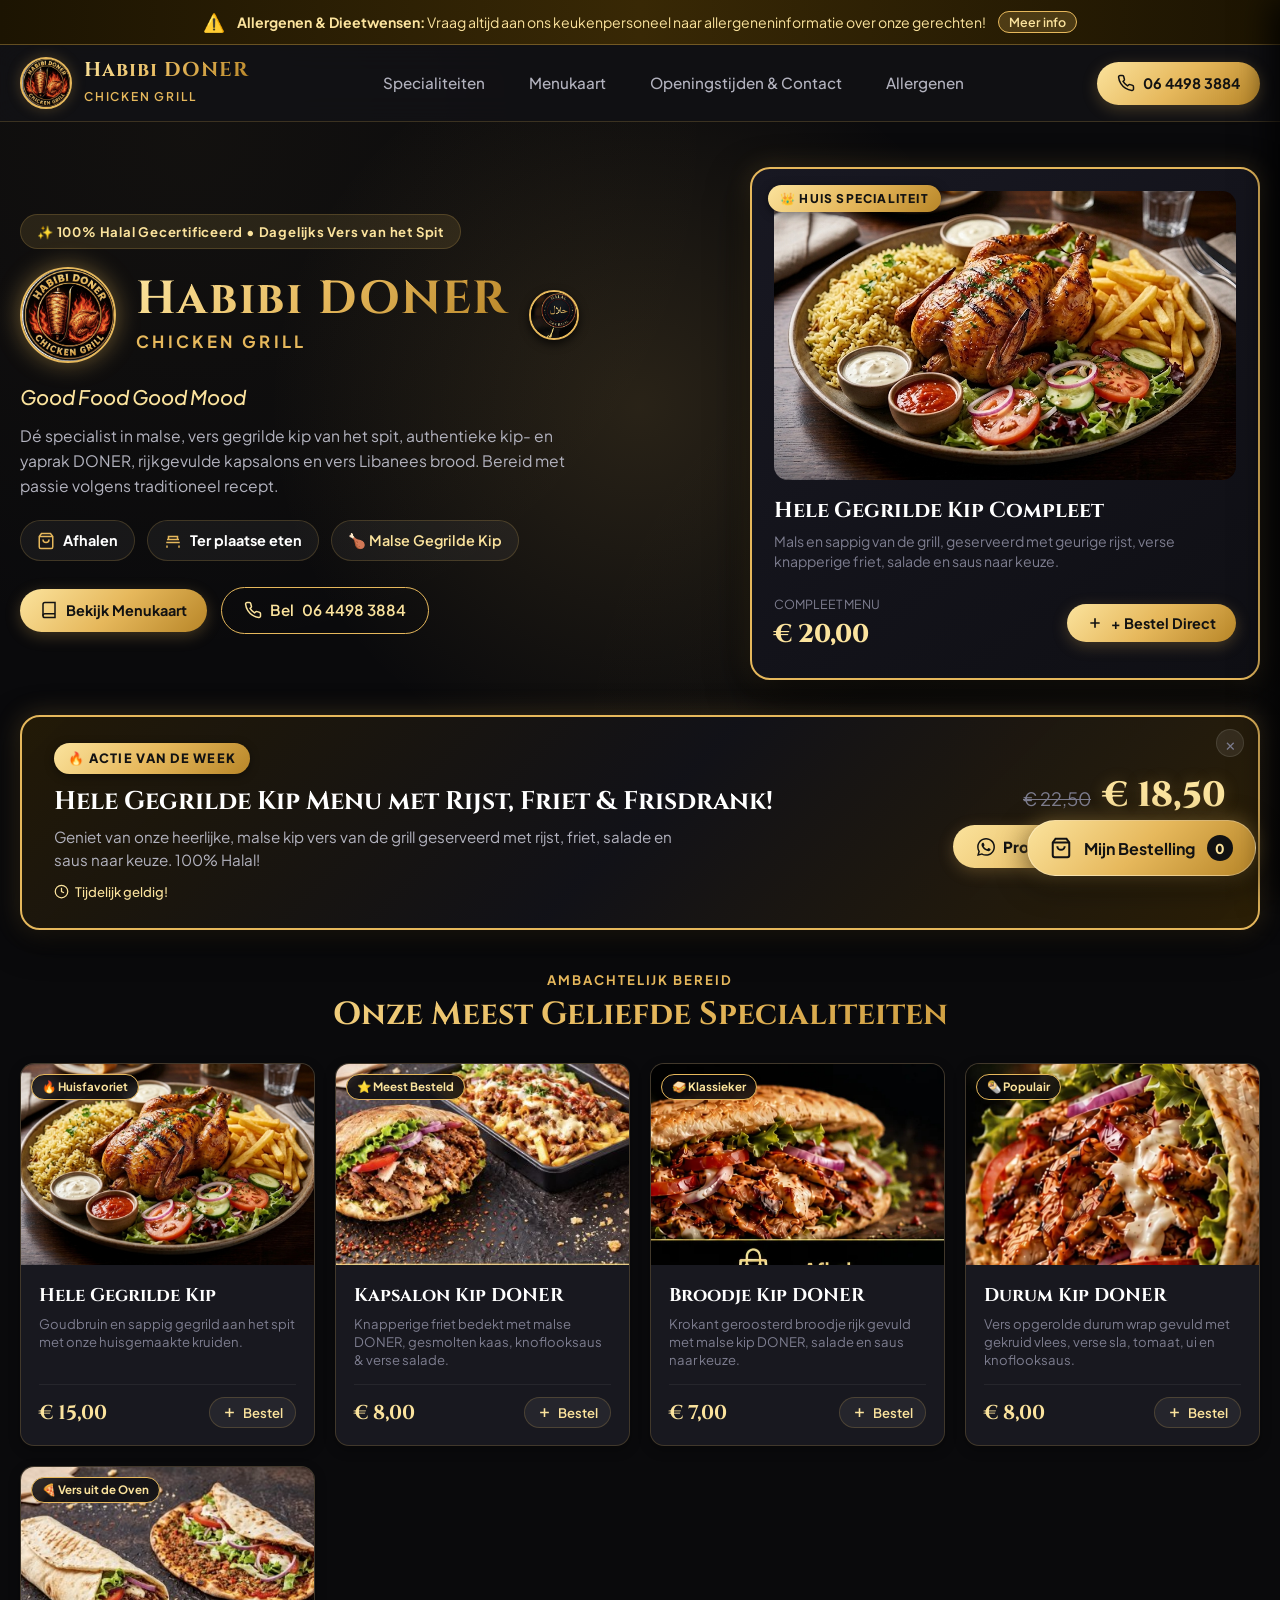
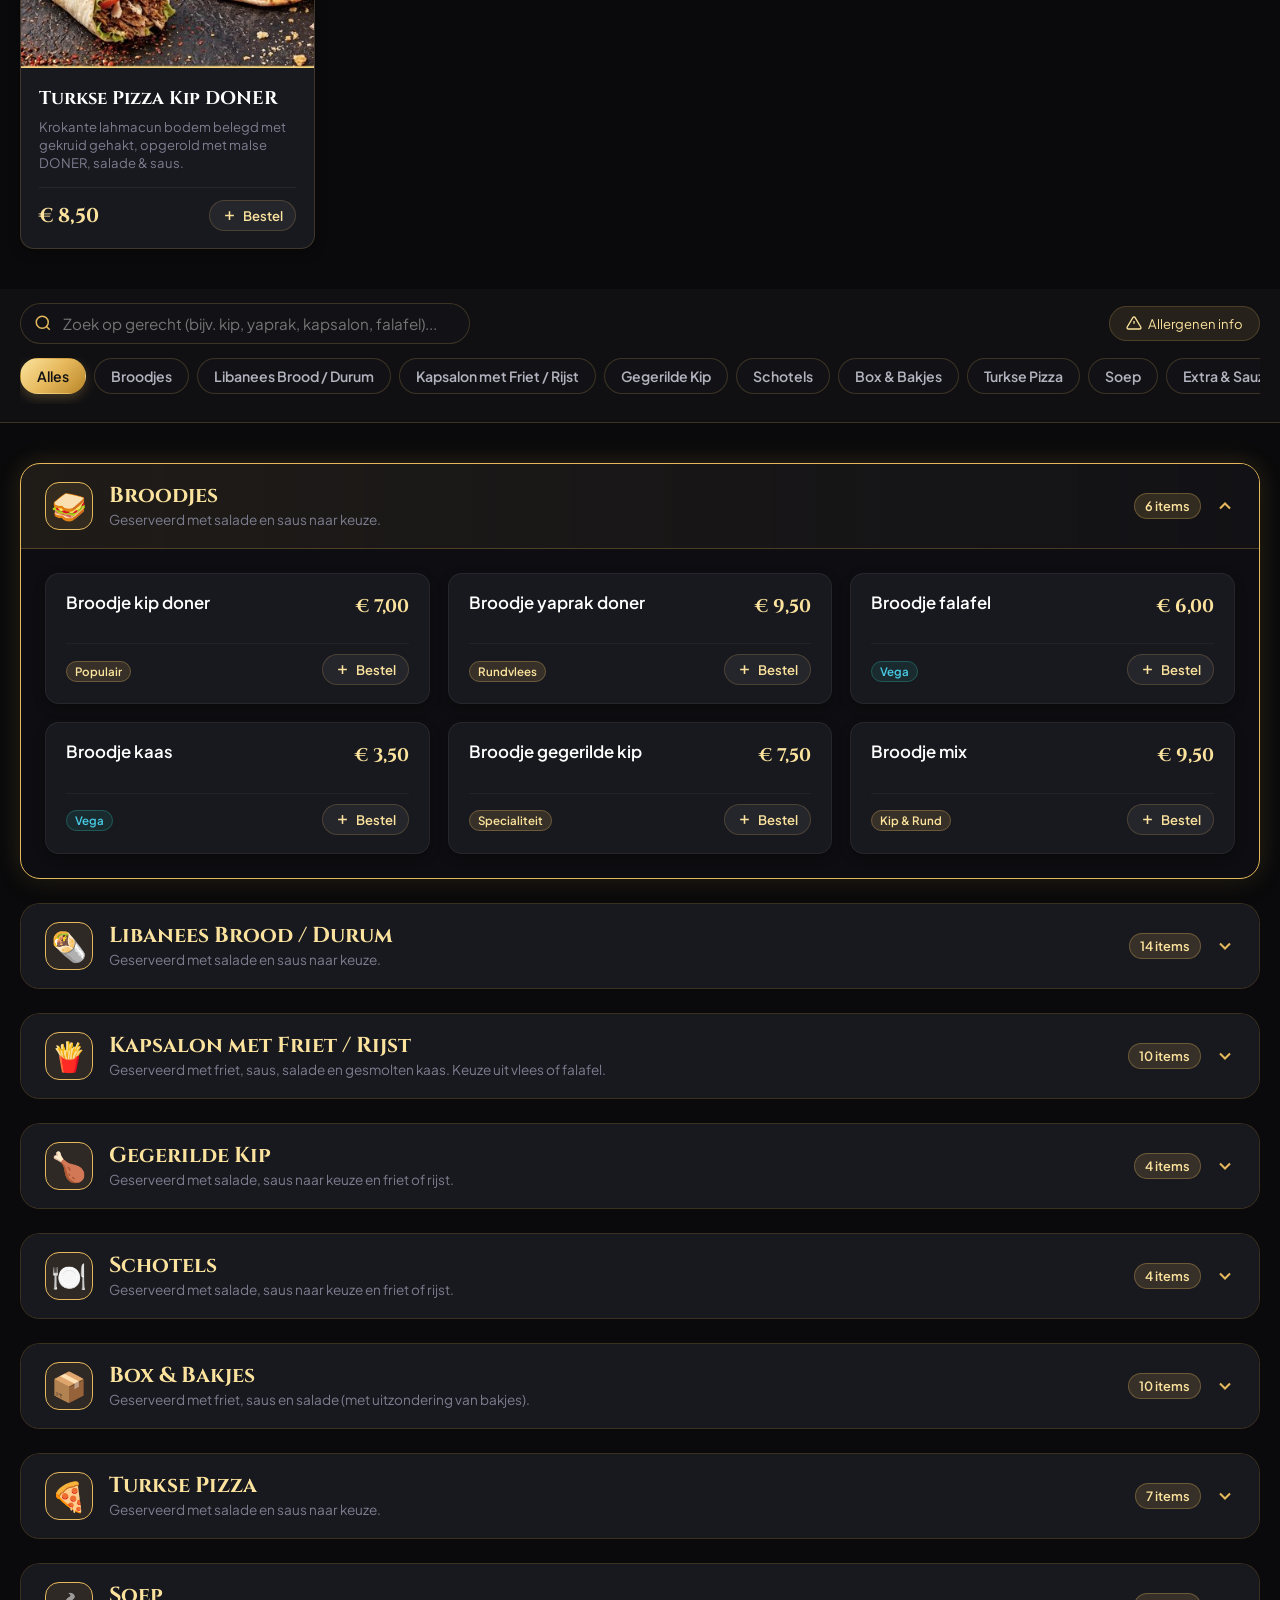
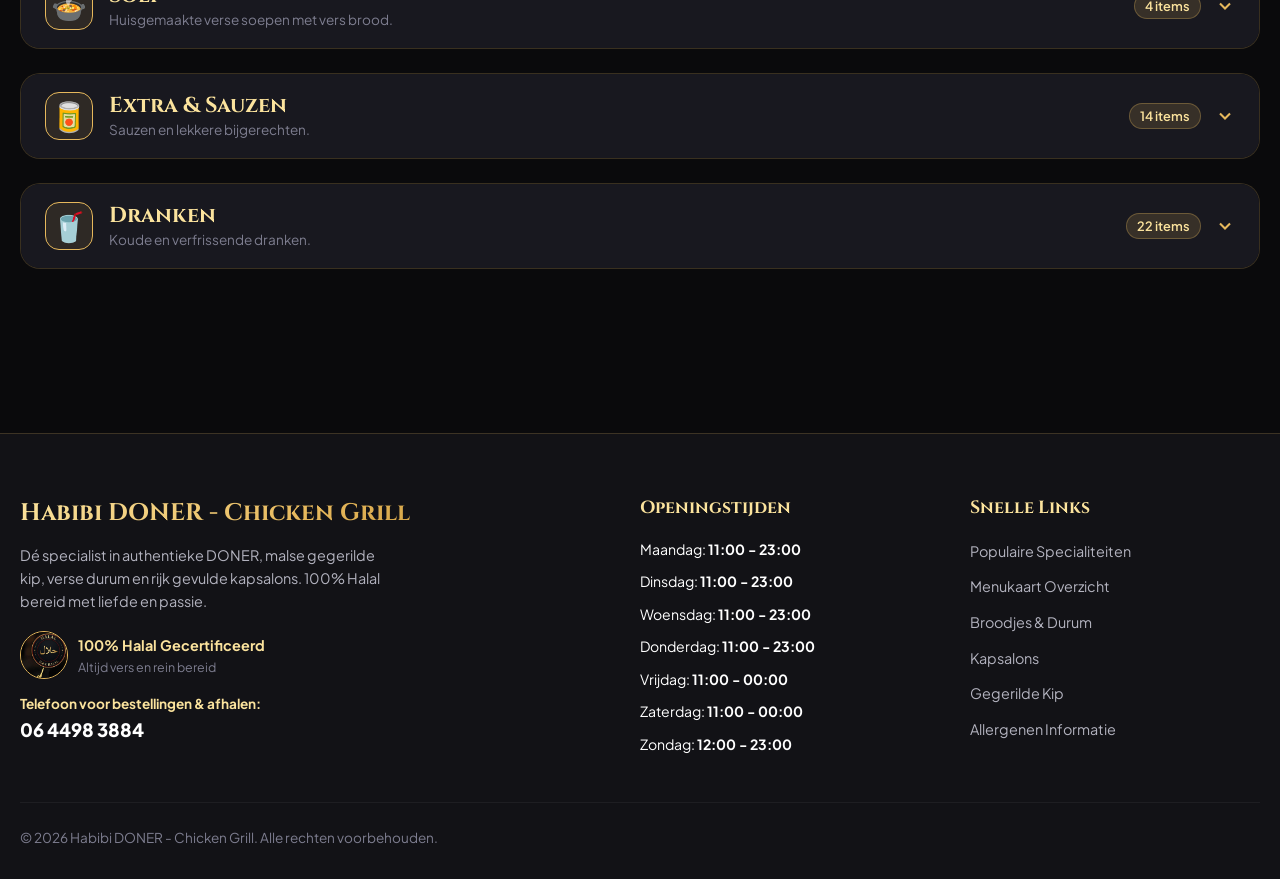
<file: index.html>
<!DOCTYPE html>
<html lang="nl">

<head>
  <meta charset="UTF-8">
  <meta name="viewport" content="width=device-width, initial-scale=1.0, maximum-scale=5.0">
  <title>Habibi DONER - Chicken Grill | Good Food Good Mood</title>
  <meta name="description"
    content="Welkom bij Habibi DONER - Chicken Grill. Geniet van onze heerlijke broodjes, durum, kapsalons, gegrilde kip, schotels, soepen en dranken. 100% Halal. Afhalen en ter plaatse eten.">
  <meta name="theme-color" content="#0a0a0c">

  <!-- Favicon -->
  <link rel="icon" type="image/png" href="assets/images/logo.png">

  <!-- Google Fonts -->
  <link rel="preconnect" href="https://fonts.googleapis.com">
  <link rel="preconnect" href="https://fonts.gstatic.com" crossorigin>
  <link
    href="https://fonts.googleapis.com/css2?family=Cinzel:wght@600;700;800;900&family=Plus+Jakarta+Sans:wght@400;500;600;700;800&display=swap"
    rel="stylesheet">

  <!-- Stylesheet -->
  <link rel="stylesheet" href="assets/css/style.css?v=2">
</head>

<body>

  <!-- ==========================================
       TOP ALLERGEN & ANNOUNCEMENT BAR
       ========================================== -->
  <div class="top-notice-bar" role="alert">
    <div class="notice-inner">
      <span class="notice-icon">⚠️</span>
      <span><strong>Allergenen & Dieetwensen:</strong> Vraag altijd aan ons keukenpersoneel naar allergeneninformatie
        over onze gerechten!</span>
      <button class="notice-btn allergen-trigger-btn" type="button">Meer info</button>
    </div>
  </div>

  <!-- ==========================================
       SITE HEADER & NAVIGATION
       ========================================== -->
  <header class="site-header">
    <div class="navbar">
      <!-- Brand / Logo -->
      <a href="#home" class="brand-link" aria-label="Habibi DONER Home">
        <img src="assets/images/logo.png" alt="Habibi DONER - Chicken Grill Logo" class="brand-logo-img">
        <div class="brand-text">
          <h1>Habibi DONER</h1>
          <span>Chicken Grill</span>
        </div>
      </a>

      <!-- Desktop Nav -->
      <nav aria-label="Hoofdnavigatie">
        <ul class="nav-links">
          <li><a href="#specialiteiten" class="nav-link">Specialiteiten</a></li>
          <li><a href="#menu" class="nav-link">Menukaart</a></li>
          <li><a href="#contact" class="nav-link">Openingstijden & Contact</a></li>
          <li><a href="#" class="nav-link allergen-trigger-btn">Allergenen</a></li>
        </ul>
      </nav>

      <!-- Nav Actions -->
      <div class="nav-actions">
        <a href="tel:0644983884" class="btn-gold dyn-phone-link" title="Bel restaurant">
          <svg width="18" height="18" viewBox="0 0 24 24" fill="none" stroke="currentColor" stroke-width="2">
            <path
              d="M22 16.92v3a2 2 0 0 1-2.18 2 19.79 19.79 0 0 1-8.63-3.07 19.5 19.5 0 0 1-6-6 19.79 19.79 0 0 1-3.07-8.67A2 2 0 0 1 4.11 2h3a2 2 0 0 1 2 1.72 12.84 12.84 0 0 0 .7 2.81 2 2 0 0 1-.45 2.11L8.09 9.91a16 16 0 0 0 6 6l1.27-1.27a2 2 0 0 1 2.11-.45 12.84 12.84 0 0 0 2.81.7A2 2 0 0 1 22 16.92z" />
          </svg>
          <span class="dyn-phone">06 4498 3884</span>
        </a>

        <!-- Mobile Hamburger Button -->
        <button class="hamburger-btn" id="mobileMenuBtn" aria-label="Menu openen" aria-expanded="false">
          <span class="hamburger-line line-1"></span>
          <span class="hamburger-line line-2"></span>
          <span class="hamburger-line line-3"></span>
        </button>
      </div>
    </div>

    <!-- Mobile Dropdown Menu -->
    <div class="mobile-dropdown" id="mobileDropdown">
      <ul class="mobile-nav-list">
        <li class="mobile-nav-item">
          <a href="#specialiteiten">
            <span>⭐ Onze Specialiteiten</span>
            <span>→</span>
          </a>
        </li>
        <li class="mobile-nav-item">
          <a href="#menu">
            <span>📖 Menukaart (Alle Gerechten)</span>
            <span>→</span>
          </a>
        </li>
        <li class="mobile-nav-item">
          <a href="#cat-broodjes" data-open-cat="broodjes">
            <span>🥪 Broodjes</span>
            <span>→</span>
          </a>
        </li>
        <li class="mobile-nav-item">
          <a href="#cat-durum" data-open-cat="durum">
            <span>🌯 Libanees Brood & Wraps / Durum</span>
            <span>→</span>
          </a>
        </li>
        <li class="mobile-nav-item">
          <a href="#cat-kapsalon" data-open-cat="kapsalon">
            <span>🍟 Kapsalons</span>
            <span>→</span>
          </a>
        </li>
        <li class="mobile-nav-item">
          <a href="#cat-kip" data-open-cat="kip">
            <span>🍗 Gegrilde Kip</span>
            <span>→</span>
          </a>
        </li>
        <li class="mobile-nav-item">
          <a href="#cat-schotels" data-open-cat="schotels">
            <span>🍽️ Schotels</span>
            <span>→</span>
          </a>
        </li>
        <li class="mobile-nav-item">
          <a href="#cat-box" data-open-cat="box">
            <span>📦 Box & Bakjes</span>
            <span>→</span>
          </a>
        </li>
        <li class="mobile-nav-item">
          <a href="#cat-pizza" data-open-cat="pizza">
            <span>🍕 Turkse Pizza</span>
            <span>→</span>
          </a>
        </li>
        <li class="mobile-nav-item">
          <a href="#cat-soep" data-open-cat="soep">
            <span>🍲 Huisgemaakte Soepen</span>
            <span>→</span>
          </a>
        </li>
        <li class="mobile-nav-item">
          <a href="#cat-extra" data-open-cat="extra">
            <span>🥫 Extra's & Sauzen</span>
            <span>→</span>
          </a>
        </li>
        <li class="mobile-nav-item">
          <a href="#cat-dranken" data-open-cat="dranken">
            <span>🥤 Dranken</span>
            <span>→</span>
          </a>
        </li>
        <li class="mobile-nav-item">
          <a href="#" class="allergen-trigger-btn">
            <span>⚠️ Allergenen & Dieetwensen</span>
            <span>→</span>
          </a>
        </li>
        <li class="mobile-nav-item">
          <a href="#contact">
            <span>🕒 Openingstijden & Contact</span>
            <span>→</span>
          </a>
        </li>
      </ul>
      <div class="mobile-quick-actions">
        <a href="tel:0644983884" class="btn-gold" style="width: 100%; justify-content: center;">
          <svg width="18" height="18" viewBox="0 0 24 24" fill="none" stroke="currentColor" stroke-width="2">
            <path
              d="M22 16.92v3a2 2 0 0 1-2.18 2 19.79 19.79 0 0 1-8.63-3.07 19.5 19.5 0 0 1-6-6 19.79 19.79 0 0 1-3.07-8.67A2 2 0 0 1 4.11 2h3a2 2 0 0 1 2 1.72 12.84 12.84 0 0 0 .7 2.81 2 2 0 0 1-.45 2.11L8.09 9.91a16 16 0 0 0 6 6l1.27-1.27a2 2 0 0 1 2.11-.45 12.84 12.84 0 0 0 2.81.7A2 2 0 0 1 22 16.92z" />
          </svg>
          Direct Bellen (<span class="dyn-phone">06 4498 3884</span>)
        </a>
      </div>
    </div>
  </header>

  <!-- ==========================================
       HERO SECTION (LUXURY 2-COLUMN SHOWCASE)
       ========================================== -->
  <section class="hero-section" id="home">
    <div class="hero-glow"></div>
    <div class="hero-container">

      <!-- Left Column: Branding, Story & CTAs -->
      <div class="hero-brand-col">
        <div class="hero-top-badge">
          <span>✨ 100% Halal Gecertificeerd • Dagelijks Vers van het Spit</span>
        </div>

        <div class="hero-logo-row">
          <img src="assets/images/logo.png" alt="Habibi DONER - Chicken Grill" class="hero-logo">
          <div class="hero-title-group">
            <h1>Habibi DONER</h1>
            <span class="hero-tagline-grill">CHICKEN GRILL</span>
          </div>
          <img src="assets/images/halal-badge.jpg" alt="100% Halal Certificering" class="halal-badge-floating"
            title="100% Halal">
        </div>

        <p class="hero-slogan-lead dyn-slogan">Good Food Good Mood</p>

        <p class="hero-description">
          Dé specialist in malse, vers gegrilde kip van het spit, authentieke kip- en yaprak DONER, rijkgevulde
          kapsalons en vers Libanees brood. Bereid met passie volgens traditioneel recept.
        </p>

        <!-- Services & Highlights -->
        <div class="hero-badges">
          <div class="service-pill">
            <svg width="18" height="18" viewBox="0 0 24 24" fill="none" stroke="currentColor" stroke-width="2">
              <path d="M6 2L3 6v14a2 2 0 0 0 2 2h14a2 2 0 0 0 2-2V6l-3-4z"></path>
              <line x1="3" y1="6" x2="21" y2="6"></line>
              <path d="M16 10a4 4 0 0 1-8 0"></path>
            </svg>
            <strong>Afhalen</strong>
          </div>
          <div class="service-pill">
            <svg width="18" height="18" viewBox="0 0 24 24" fill="none" stroke="currentColor" stroke-width="2">
              <path d="M4 18v3M20 18v3M4 10h16M3 14h18M6 6h12v4H6z"></path>
            </svg>
            <strong>Ter plaatse eten</strong>
          </div>
          <div class="service-pill">
            <span style="color: var(--gold-light);">🍗 Malse Gegrilde Kip</span>
          </div>
        </div>

        <!-- Hero Actions -->
        <div class="hero-cta-group">
          <a href="#menu" class="btn-gold">
            <svg width="18" height="18" viewBox="0 0 24 24" fill="none" stroke="currentColor" stroke-width="2">
              <path d="M4 19.5A2.5 2.5 0 0 1 6.5 17H20"></path>
              <path d="M6.5 2H20v20H6.5A2.5 2.5 0 0 1 4 19.5v-15A2.5 2.5 0 0 1 6.5 2z"></path>
            </svg>
            Bekijk Menukaart
          </a>
          <a href="tel:0644983884" class="btn-outline-gold dyn-phone-link">
            <svg width="18" height="18" viewBox="0 0 24 24" fill="none" stroke="currentColor" stroke-width="2">
              <path
                d="M22 16.92v3a2 2 0 0 1-2.18 2 19.79 19.79 0 0 1-8.63-3.07 19.5 19.5 0 0 1-6-6 19.79 19.79 0 0 1-3.07-8.67A2 2 0 0 1 4.11 2h3a2 2 0 0 1 2 1.72 12.84 12.84 0 0 0 .7 2.81 2 2 0 0 1-.45 2.11L8.09 9.91a16 16 0 0 0 6 6l1.27-1.27a2 2 0 0 1 2.11-.45 12.84 12.84 0 0 0 2.81.7A2 2 0 0 1 22 16.92z" />
            </svg>
            Bel <span class="dyn-phone">06 4498 3884</span>
          </a>
        </div>
      </div>

      <!-- Right Column: Chef's Special Feature Showcase -->
      <div class="hero-feature-card">
        <span class="hero-feature-tag">👑 Huis Specialiteit</span>
        <div class="hero-feature-img-wrap">
          <img src="assets/images/spotlight-kip.jpg" alt="Hele Gegrilde Kip Special" class="hero-feature-img">
        </div>
        <div class="hero-feature-details">
          <h3>Hele Gegrilde Kip Compleet</h3>
          <p>Mals en sappig van de grill, geserveerd met geurige rijst, verse knapperige friet, salade en saus naar
            keuze.</p>
        </div>
        <div class="hero-feature-footer">
          <div>
            <span style="font-size: 0.78rem; color: var(--text-muted); text-transform: uppercase;">Compleet Menu</span>
            <div class="hero-feature-price">€ 20,00</div>
          </div>
          <button class="btn-gold spotlight-order-btn" data-add="gk3" style="padding: 10px 20px;">
            <svg width="16" height="16" viewBox="0 0 24 24" fill="none" stroke="currentColor" stroke-width="2.5">
              <line x1="12" y1="5" x2="12" y2="19"></line>
              <line x1="5" y1="12" x2="19" y2="12"></line>
            </svg>
            + Bestel Direct
          </button>
        </div>
      </div>

    </div>
  </section>

  <!-- ==========================================
       PROMOTION / RECLAME & ACTIE BANNER
       ========================================== -->
  <section class="promo-banner-section" id="promoBannerSection">
    <div class="promo-card promo-style-gold" id="promoCard">
      <button class="promo-close-btn" id="closePromoBannerBtn" aria-label="Sluit actiebanner">&times;</button>
      <div class="promo-content">
        <span class="promo-badge" id="promoBadge">🔥 ACTIE VAN DE WEEK</span>
        <h2 class="promo-title" id="promoTitle">Hele Gegrilde Kip Menu met Rijst, Friet & Frisdrank!</h2>
        <p class="promo-desc" id="promoDesc">Geniet van onze heerlijke, malse kip vers van de grill geserveerd met
          rijst, friet, salade en saus naar keuze. 100% Halal!</p>
        <span class="promo-validity" id="promoValidity">
          <svg width="15" height="15" viewBox="0 0 24 24" fill="none" stroke="currentColor" stroke-width="2">
            <circle cx="12" cy="12" r="10"></circle>
            <polyline points="12 6 12 12 16 14"></polyline>
          </svg>
          <span id="promoValidityText">Geldig bij afhalen & ter plaatse eten</span>
        </span>
      </div>
      <div class="promo-action-box">
        <div class="promo-pricing" id="promoPricingBox">
          <span class="promo-price-old" id="promoPriceOld">€ 22,50</span>
          <span class="promo-price-new" id="promoPriceNew">€ 18,50</span>
        </div>
        <button class="promo-btn-cta" id="btnClaimPromo">
          <svg width="18" height="18" viewBox="0 0 24 24" fill="currentColor">
            <path
              d="M.057 24l1.687-6.163c-1.041-1.804-1.588-3.849-1.587-5.946.003-6.556 5.338-11.891 11.893-11.891 3.181.001 6.167 1.24 8.413 3.488 2.245 2.248 3.481 5.236 3.48 8.414-.003 6.557-5.338 11.892-11.893 11.892-1.99-.001-3.951-.5-5.688-1.448l-6.305 1.654zm6.597-3.807c1.676.995 3.276 1.591 5.392 1.592 5.448 0 9.886-4.434 9.889-9.885.002-5.462-4.415-9.89-9.881-9.892-5.452 0-9.887 4.434-9.889 9.884-.001 2.225.651 3.891 1.746 5.634l-.999 3.648 3.742-.981zm11.387-5.464c-.074-.124-.272-.198-.57-.347-.297-.149-1.758-.868-2.031-.967-.272-.099-.47-.149-.669.149-.198.297-.768.967-.941 1.165-.173.198-.347.223-.644.074-.297-.149-1.255-.462-2.39-1.475-.883-.788-1.48-1.761-1.653-2.059-.173-.297-.018-.458.13-.606.134-.133.297-.347.446-.521.151-.172.2-.296.3-.495.099-.198.05-.372-.025-.521-.075-.148-.669-1.611-.916-2.206-.242-.579-.487-.501-.669-.51l-.57-.01c-.198 0-.52.074-.792.372s-1.04 1.016-1.04 2.479 1.065 2.876 1.213 3.074c.149.198 2.095 3.2 5.076 4.487.709.306 1.263.489 1.694.626.712.226 1.36.194 1.872.118.571-.085 1.758-.719 2.006-1.413.248-.695.248-1.29.173-1.414z" />
          </svg>
          <span id="promoCtaText">Direct Bestellen via WhatsApp</span>
        </button>
      </div>
    </div>
  </section>

  <!-- ==========================================
       POPULAIRE SPECIALITEITEN (BESTSELLERS SHOWCASE)
       ========================================== -->
  <section class="specialties-section" id="specialiteiten">
    <div class="section-header">
      <span class="section-subtitle-tag">Ambachtelijk Bereid</span>
      <h2 class="section-title">Onze Meest Geliefde Specialiteiten</h2>
    </div>

    <div class="specialties-grid">
      <!-- 1. Hele Gegrilde Kip -->
      <div class="specialty-card">
        <div class="specialty-img-wrap">
          <img src="assets/images/spotlight-kip.jpg" alt="Hele Gegrilde Kip" class="specialty-img" loading="lazy">
          <span class="specialty-badge">🔥 Huisfavoriet</span>
        </div>
        <div class="specialty-info">
          <div>
            <h4>Hele Gegrilde Kip</h4>
            <p>Goudbruin en sappig gegrild aan het spit met onze huisgemaakte kruiden.</p>
          </div>
          <div class="specialty-footer">
            <span class="specialty-price">€ 15,00</span>
            <button class="btn-add-item spotlight-order-btn" data-add="gk1">
              <svg width="15" height="15" viewBox="0 0 24 24" fill="none" stroke="currentColor" stroke-width="2.5">
                <line x1="12" y1="5" x2="12" y2="19"></line>
                <line x1="5" y1="12" x2="19" y2="12"></line>
              </svg>
              Bestel
            </button>
          </div>
        </div>
      </div>

      <!-- 2. Kapsalon DONER -->
      <div class="specialty-card">
        <div class="specialty-img-wrap">
          <img src="assets/images/spotlight-kapsalon.jpg" alt="Kapsalon DONER" class="specialty-img" loading="lazy">
          <span class="specialty-badge">⭐ Meest Besteld</span>
        </div>
        <div class="specialty-info">
          <div>
            <h4>Kapsalon Kip DONER</h4>
            <p>Knapperige friet bedekt met malse DONER, gesmolten kaas, knoflooksaus & verse salade.</p>
          </div>
          <div class="specialty-footer">
            <span class="specialty-price">€ 8,00</span>
            <button class="btn-add-item spotlight-order-btn" data-add="k1">
              <svg width="15" height="15" viewBox="0 0 24 24" fill="none" stroke="currentColor" stroke-width="2.5">
                <line x1="12" y1="5" x2="12" y2="19"></line>
                <line x1="5" y1="12" x2="19" y2="12"></line>
              </svg>
              Bestel
            </button>
          </div>
        </div>
      </div>

      <!-- 3. Broodje Kip DONER -->
      <div class="specialty-card">
        <div class="specialty-img-wrap">
          <img src="assets/images/spotlight-broodje.jpg" alt="Broodje Kip DONER" class="specialty-img" loading="lazy">
          <span class="specialty-badge">🥪 Klassieker</span>
        </div>
        <div class="specialty-info">
          <div>
            <h4>Broodje Kip DONER</h4>
            <p>Krokant geroosterd broodje rijk gevuld met malse kip DONER, salade en saus naar keuze.</p>
          </div>
          <div class="specialty-footer">
            <span class="specialty-price">€ 7,00</span>
            <button class="btn-add-item spotlight-order-btn" data-add="b1">
              <svg width="15" height="15" viewBox="0 0 24 24" fill="none" stroke="currentColor" stroke-width="2.5">
                <line x1="12" y1="5" x2="12" y2="19"></line>
                <line x1="5" y1="12" x2="19" y2="12"></line>
              </svg>
              Bestel
            </button>
          </div>
        </div>
      </div>

      <!-- 4. Durum Kip DONER -->
      <div class="specialty-card">
        <div class="specialty-img-wrap">
          <img src="assets/images/spotlight-durum.jpg" alt="Durum Kip DONER" class="specialty-img" loading="lazy">
          <span class="specialty-badge">🌯 Populair</span>
        </div>
        <div class="specialty-info">
          <div>
            <h4>Durum Kip DONER</h4>
            <p>Vers opgerolde durum wrap gevuld met gekruid vlees, verse sla, tomaat, ui en knoflooksaus.</p>
          </div>
          <div class="specialty-footer">
            <span class="specialty-price">€ 8,00</span>
            <button class="btn-add-item spotlight-order-btn" data-add="d8">
              <svg width="15" height="15" viewBox="0 0 24 24" fill="none" stroke="currentColor" stroke-width="2.5">
                <line x1="12" y1="5" x2="12" y2="19"></line>
                <line x1="5" y1="12" x2="19" y2="12"></line>
              </svg>
              Bestel
            </button>
          </div>
        </div>
      </div>

      <!-- 5. Turkse Pizza -->
      <div class="specialty-card">
        <div class="specialty-img-wrap">
          <img src="assets/images/spotlight-pizza.jpg" alt="Turkse Pizza Kip DONER" class="specialty-img"
            loading="lazy">
          <span class="specialty-badge">🍕 Vers uit de Oven</span>
        </div>
        <div class="specialty-info">
          <div>
            <h4>Turkse Pizza Kip DONER</h4>
            <p>Krokante lahmacun bodem belegd met gekruid gehakt, opgerold met malse DONER, salade & saus.</p>
          </div>
          <div class="specialty-footer">
            <span class="specialty-price">€ 8,50</span>
            <button class="btn-add-item spotlight-order-btn" data-add="tp3">
              <svg width="15" height="15" viewBox="0 0 24 24" fill="none" stroke="currentColor" stroke-width="2.5">
                <line x1="12" y1="5" x2="12" y2="19"></line>
                <line x1="5" y1="12" x2="19" y2="12"></line>
              </svg>
              Bestel
            </button>
          </div>
        </div>
      </div>
    </div>
  </section>

  <!-- ==========================================
       STICKY CONTROLS: SEARCH & CATEGORY PILLS
       ========================================== -->
  <div class="menu-controls-wrapper" id="menu">
    <div class="controls-container">
      <div class="search-and-stats">
        <div class="search-box">
          <svg class="search-icon" width="18" height="18" viewBox="0 0 24 24" fill="none" stroke="currentColor"
            stroke-width="2">
            <circle cx="11" cy="11" r="8"></circle>
            <line x1="21" y1="21" x2="16.65" y2="16.65"></line>
          </svg>
          <input type="text" id="menuSearchInput" class="search-input"
            placeholder="Zoek op gerecht (bijv. kip, yaprak, kapsalon, falafel)..." aria-label="Zoek gerechten">
        </div>

        <button class="allergen-quick-chip allergen-trigger-btn" type="button">
          <svg width="16" height="16" viewBox="0 0 24 24" fill="none" stroke="currentColor" stroke-width="2">
            <path d="M10.29 3.86L1.82 18a2 2 0 0 0 1.71 3h16.94a2 2 0 0 0 1.71-3L13.71 3.86a2 2 0 0 0-3.42 0z" />
            <line x1="12" y1="9" x2="12" y2="13" />
            <line x1="12" y1="17" x2="12.01" y2="17" />
          </svg>
          <span>Allergenen info</span>
        </button>
      </div>

      <!-- Categories Pills & Dropdown on Mobile -->
      <div class="category-mobile-select-wrap">
        <label for="categoryMobileSelect" class="sr-only">Kies categorie</label>
        <div class="category-select-custom">
          <svg class="cat-select-icon" width="18" height="18" viewBox="0 0 24 24" fill="none" stroke="currentColor" stroke-width="2">
            <path d="M4 6h16M4 12h16M4 18h16"></path>
          </svg>
          <select id="categoryMobileSelect" class="category-mobile-select" aria-label="Kies categorie">
            <!-- Dynamically populated -->
          </select>
          <svg class="cat-select-arrow" width="16" height="16" viewBox="0 0 24 24" fill="none" stroke="currentColor" stroke-width="2.5">
            <polyline points="6 9 12 15 18 9"></polyline>
          </svg>
        </div>
      </div>

      <!-- Categories Pills (Swipable) -->
      <div class="category-pills-bar" id="categoryPillsContainer">
        <!-- Rendered dynamically -->
      </div>
    </div>
  </div>

  <!-- ==========================================
       DYNAMIC MENU CONTENT
       ========================================== -->
  <main class="menu-main-content" id="menuContainer">
    <!-- Populated by main.js with items from MenuStore -->
  </main>

  <!-- ==========================================
       FLOATING CART BUTTON
       ========================================== -->
  <button class="cart-floating-btn" id="cartFloatingBtn" aria-label="Winkelmandje bekijken">
    <svg width="22" height="22" viewBox="0 0 24 24" fill="none" stroke="currentColor" stroke-width="2.2">
      <path d="M6 2L3 6v14a2 2 0 0 0 2 2h14a2 2 0 0 0 2-2V6l-3-4z"></path>
      <line x1="3" y1="6" x2="21" y2="6"></line>
      <path d="M16 10a4 4 0 0 1-8 0"></path>
    </svg>
    <span>Mijn Bestelling</span>
    <span class="cart-badge-count cart-count-badge">0</span>
  </button>

  <!-- ==========================================
       CART / ORDER DRAWER MODAL
       ========================================== -->
  <div class="cart-drawer-overlay" id="cartDrawerOverlay"></div>
  <aside class="cart-drawer" id="cartDrawer" aria-label="Winkelmandje">
    <div class="cart-drawer-header">
      <h3>Uw Bestelling</h3>
      <button class="btn-close-drawer" id="closeCartBtn" aria-label="Sluiten">&times;</button>
    </div>

    <div class="cart-drawer-body" id="cartItemsContainer">
      <!-- Items dynamically injected -->
    </div>

    <div class="cart-drawer-footer">
      <!-- Service Choice -->
      <p
        style="font-size: 0.8rem; color: var(--gold-primary); margin-bottom: 6px; font-weight: 600; text-transform: uppercase;">
        Keuze bediening:</p>
      <div class="order-type-selector">
        <button type="button" class="order-type-btn active" data-type="Afhalen">🛍️ Afhalen</button>
        <button type="button" class="order-type-btn" data-type="Ter plaatse eten">🍽️ Ter plaatse eten</button>
      </div>

      <!-- Dine-in time selector (visible when 'Ter plaatse eten' is selected) -->
      <div class="dinein-reservation-box" id="dineInReservationBox" style="display: none;">
        <div class="reservation-box-title">
          <svg width="15" height="15" viewBox="0 0 24 24" fill="none" stroke="currentColor" stroke-width="2">
            <circle cx="12" cy="12" r="10"></circle>
            <polyline points="12 6 12 12 16 14"></polyline>
          </svg>
          <span>Tijdstip ter plaatse eten (tot max 21:45 uur):</span>
        </div>
        <div class="reservation-fields-row">
          <div class="reservation-field" style="width: 100%;">
            <label for="reservationTimeSelect">Kies gewenst tijdstip:</label>
            <div class="reservation-input-wrap">
              <svg width="14" height="14" viewBox="0 0 24 24" fill="none" stroke="currentColor" stroke-width="2">
                <circle cx="12" cy="12" r="10"></circle>
                <polyline points="12 6 12 12 16 14"></polyline>
              </svg>
              <select id="reservationTimeSelect" class="reservation-select">
                <option value="Z.s.m. (binnen 20-30 min)">⚡ Z.s.m. (20-30 min)</option>
                <!-- Populated dynamically up to 21:45 uur -->
              </select>
            </div>
          </div>
        </div>
      </div>

      <div class="cart-summary-line">
        <span>Totaalbedrag:</span>
        <span id="cartTotalPrice">€ 0,00</span>
      </div>

      <!-- WhatsApp Order Link -->
      <button class="btn-whatsapp-order" id="btnWhatsAppOrder">
        <svg width="20" height="20" viewBox="0 0 24 24" fill="currentColor">
          <path
            d="M.057 24l1.687-6.163c-1.041-1.804-1.588-3.849-1.587-5.946.003-6.556 5.338-11.891 11.893-11.891 3.181.001 6.167 1.24 8.413 3.488 2.245 2.248 3.481 5.236 3.48 8.414-.003 6.557-5.338 11.892-11.893 11.892-1.99-.001-3.951-.5-5.688-1.448l-6.305 1.654zm6.597-3.807c1.676.995 3.276 1.591 5.392 1.592 5.448 0 9.886-4.434 9.889-9.885.002-5.462-4.415-9.89-9.881-9.892-5.452 0-9.887 4.434-9.889 9.884-.001 2.225.651 3.891 1.746 5.634l-.999 3.648 3.742-.981zm11.387-5.464c-.074-.124-.272-.198-.57-.347-.297-.149-1.758-.868-2.031-.967-.272-.099-.47-.149-.669.149-.198.297-.768.967-.941 1.165-.173.198-.347.223-.644.074-.297-.149-1.255-.462-2.39-1.475-.883-.788-1.48-1.761-1.653-2.059-.173-.297-.018-.458.13-.606.134-.133.297-.347.446-.521.151-.172.2-.296.3-.495.099-.198.05-.372-.025-.521-.075-.148-.669-1.611-.916-2.206-.242-.579-.487-.501-.669-.51l-.57-.01c-.198 0-.52.074-.792.372s-1.04 1.016-1.04 2.479 1.065 2.876 1.213 3.074c.149.198 2.095 3.2 5.076 4.487.709.306 1.263.489 1.694.626.712.226 1.36.194 1.872.118.571-.085 1.758-.719 2.006-1.413.248-.695.248-1.29.173-1.414z" />
        </svg>
        Plaats Bestelling via WhatsApp
      </button>

      <a href="tel:0644983884" class="btn-outline-gold dyn-phone-link"
        style="width: 100%; justify-content: center; font-size: 0.88rem;">
        Of bel ons direct: <span class="dyn-phone">06 4498 3884</span>
      </a>
    </div>
  </aside>

  <!-- ==========================================
       ALLERGEN INFORMATION MODAL
       ========================================== -->
  <div class="allergen-modal-overlay" id="allergenModal" role="dialog" aria-modal="true">
    <div class="allergen-card-dialog">
      <h3>
        <svg width="26" height="26" viewBox="0 0 24 24" fill="none" stroke="currentColor" stroke-width="2"
          style="color: var(--gold-primary);">
          <path d="M10.29 3.86L1.82 18a2 2 0 0 0 1.71 3h16.94a2 2 0 0 0 1.71-3L13.71 3.86a2 2 0 0 0-3.42 0z" />
          <line x1="12" y1="9" x2="12" y2="13" />
          <line x1="12" y1="17" x2="12.01" y2="17" />
        </svg>
        Allergeneninformatie
      </h3>

      <div class="allergen-highlight-box">
        Belangrijk bericht voor gasten met een allergie of intolerantie:
      </div>

      <p class="dyn-allergen-text">
        Heeft u een allergie of dieetwens? Vraag altijd ons keukenpersoneel naar de ingrediënten en allergenen in onze
        gerechten!
      </p>

      <p>
        Onze gerechten kunnen gluten, melk/lactose, sesam, selderij, mosterd of andere allergenen bevatten. Omdat wij
        dagelijks werken met verse producten, informeren onze koks u graag persoonlijk en zorgvuldig over de juiste
        keuze voor uw gezondheid.
      </p>

      <div style="display:flex; justify-content:flex-end;">
        <button class="btn-gold" id="closeAllergenBtn" type="button">Begrepen</button>
      </div>
    </div>
  </div>

  <!-- ==========================================
       SITE FOOTER
       ========================================== -->
  <footer class="site-footer" id="contact">
    <div class="footer-container">

      <!-- Brand & About -->
      <div class="footer-brand">
        <h2>Habibi DONER - Chicken Grill</h2>
        <p>Dé specialist in authentieke DONER, malse gegerilde kip, verse durum en rijk gevulde kapsalons. 100% Halal
          bereid met liefde en passie.</p>

        <div style="display: flex; gap: 10px; align-items: center; margin-bottom: 14px;">
          <img src="assets/images/halal-badge.jpg" alt="100% Halal"
            style="width: 48px; height: 48px; border-radius: 50%; border: 1px solid var(--gold-primary);">
          <div>
            <span style="color: var(--gold-light); font-weight: 700; font-size: 0.9rem;">100% Halal
              Gecertificeerd</span>
            <p style="font-size: 0.78rem; color: var(--text-muted); margin: 0;">Altijd vers en rein bereid</p>
          </div>
        </div>

        <p style="font-size: 0.85rem; color: var(--gold-light);">
          <strong>Telefoon voor bestellingen & afhalen:</strong><br>
          <a href="tel:0644983884" class="dyn-phone" style="font-size: 1.15rem; font-weight: 800; color: #fff;">06 4498
            3884</a>
        </p>
      </div>

      <!-- Opening Hours -->
      <div class="footer-links-col">
        <h4>Openingstijden</h4>
        <ul class="footer-links-list" id="footerOpeningHoursList" style="font-size: 0.88rem;">
          <li><span>Maandag:</span> <strong>11:00 - 23:00</strong></li>
          <li><span>Dinsdag:</span> <strong>11:00 - 23:00</strong></li>
          <li><span>Woensdag:</span> <strong>11:00 - 23:00</strong></li>
          <li><span>Donderdag:</span> <strong>11:00 - 23:00</strong></li>
          <li><span>Vrijdag:</span> <strong>11:00 - 00:00</strong></li>
          <li><span>Zaterdag:</span> <strong>11:00 - 00:00</strong></li>
          <li><span>Zondag:</span> <strong>12:00 - 23:00</strong></li>
        </ul>
      </div>

      <!-- Quick Links -->
      <div class="footer-links-col">
        <h4>Snelle Links</h4>
        <ul class="footer-links-list">
          <li><a href="#specialiteiten">Populaire Specialiteiten</a></li>
          <li><a href="#menu">Menukaart Overzicht</a></li>
          <li><a href="#cat-broodjes">Broodjes & Durum</a></li>
          <li><a href="#cat-kapsalon">Kapsalons</a></li>
          <li><a href="#cat-kip">Gegerilde Kip</a></li>
          <li><a href="#" class="allergen-trigger-btn">Allergenen Informatie</a></li>
        </ul>
      </div>

    </div>

    <!-- Bottom Bar -->
    <div class="footer-bottom-bar">
      <div>
        &copy; <span id="currentYear">2026</span> Habibi DONER - Chicken Grill. Alle rechten voorbehouden.
      </div>
    </div>
  </footer>

  <!-- Scripts -->
  <script src="assets/js/menu-data.js?v=2"></script>
  <script src="assets/js/main.js?v=2"></script>
  <script>
    document.getElementById("currentYear").textContent = new Date().getFullYear();
  </script>
</body>

</html>
</file>
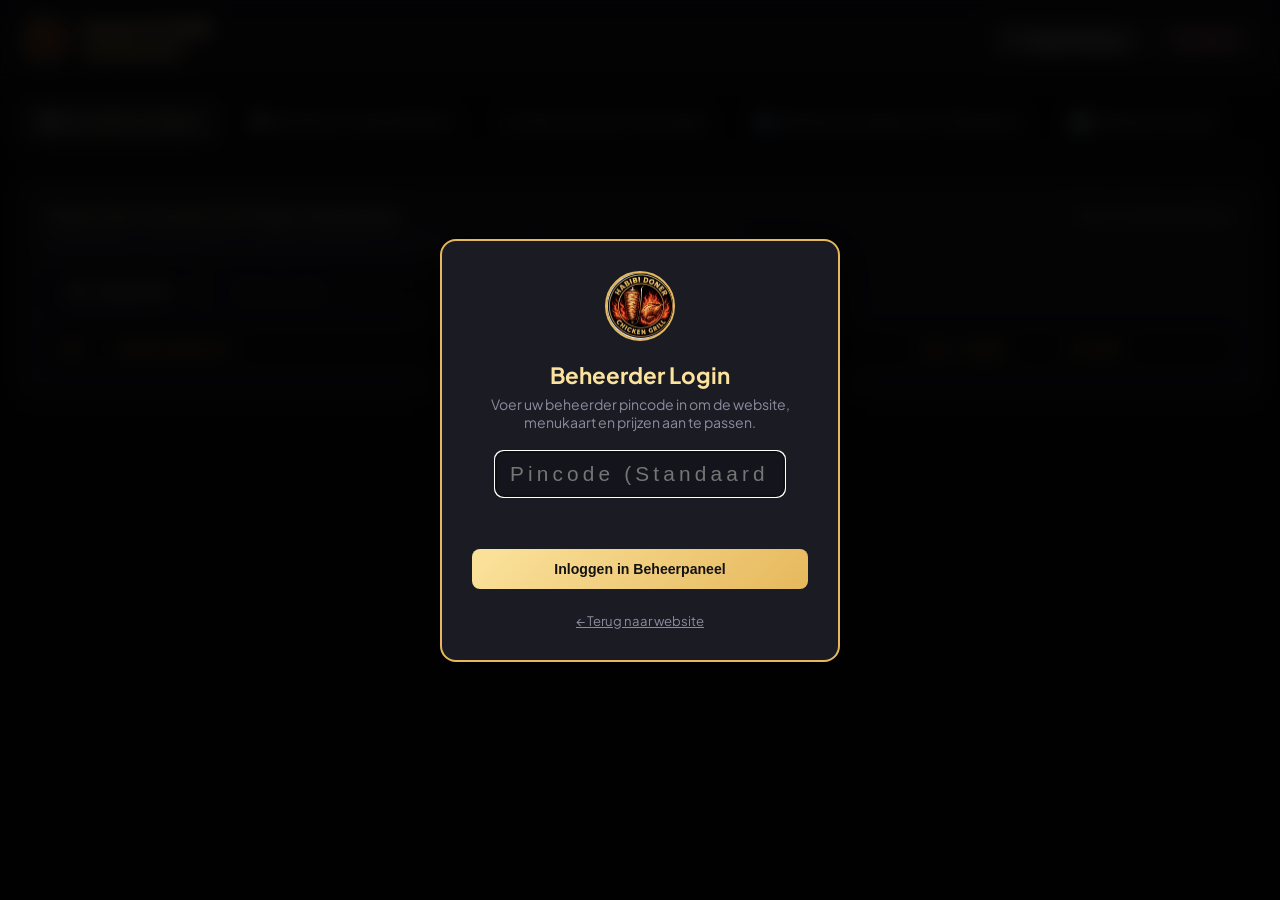
<file: admin.html>
<!DOCTYPE html>
<html lang="nl">
<head>
  <meta charset="UTF-8">
  <meta name="viewport" content="width=device-width, initial-scale=1.0">
  <title>Beheerder Portaal | Habibi DONER - Chicken Grill</title>
  <meta name="robots" content="noindex, nofollow">
  
  <link rel="icon" type="image/png" href="assets/images/logo.png">

  <!-- Google Fonts -->
  <link rel="preconnect" href="https://fonts.googleapis.com">
  <link rel="preconnect" href="https://fonts.gstatic.com" crossorigin>
  <link href="https://fonts.googleapis.com/css2?family=Plus+Jakarta+Sans:wght@400;500;600;700;800&family=Cinzel:wght@700&display=swap" rel="stylesheet">

  <link rel="stylesheet" href="assets/css/admin.css">
</head>
<body>

  <!-- ==========================================
       AUTHENTICATION / PIN OVERLAY
       ========================================== -->
  <div class="auth-overlay" id="adminAuthOverlay">
    <div class="auth-box">
      <img src="assets/images/logo.png" alt="Habibi DONER Logo">
      <h2 style="color: var(--gold-light); margin-bottom: 6px; font-size: 1.4rem;">Beheerder Login</h2>
      <p style="color: var(--text-muted); font-size: 0.88rem; margin-bottom: 20px;">
        Voer uw beheerder pincode in om de website, menukaart en prijzen aan te passen.
      </p>

      <div style="margin-bottom: 16px;">
        <input type="password" id="adminPinInput" class="form-control" placeholder="Pincode (Standaard: 1234)" style="text-align: center; font-size: 1.3rem; letter-spacing: 0.2em;" autofocus>
      </div>

      <p id="authErrorMsg" style="color: #ff7675; font-size: 0.85rem; margin-bottom: 16px; min-height: 20px;"></p>

      <button type="button" class="btn-admin btn-admin-primary" id="btnAuthLogin" style="width: 100%; justify-content: center; padding: 12px;">
        Inloggen in Beheerpaneel
      </button>

      <div style="margin-top: 20px;">
        <a href="index.html" style="color: var(--text-muted); font-size: 0.82rem; text-decoration: underline;">
          ← Terug naar website
        </a>
      </div>
    </div>
  </div>

  <!-- ==========================================
       ADMIN HEADER
       ========================================== -->
  <header class="admin-header">
    <div class="admin-brand">
      <img src="assets/images/logo.png" alt="Logo">
      <div>
        <h2>Habibi DONER</h2>
        <span>Beheerpaneel</span>
      </div>
    </div>

    <div class="admin-header-actions">
      <a href="index.html" target="_blank" class="btn-admin" title="Open de website in nieuw tabblad">
        <svg width="16" height="16" viewBox="0 0 24 24" fill="none" stroke="currentColor" stroke-width="2">
          <path d="M18 13v6a2 2 0 0 1-2 2H5a2 2 0 0 1-2-2V8a2 2 0 0 1 2-2h6"></path>
          <polyline points="15 3 21 3 21 9"></polyline>
          <line x1="10" y1="14" x2="21" y2="3"></line>
        </svg>
        Bekijk Website
      </a>
      <button class="btn-admin btn-admin-danger" id="btnLogout" title="Uitloggen">
        Uitloggen
      </button>
    </div>
  </header>

  <!-- ==========================================
       MAIN CONTENT CONTAINER
       ========================================== -->
  <main class="admin-container">
    
    <!-- Navigation Tabs -->
    <div class="admin-tabs" role="tablist">
      <button class="tab-btn active" data-tab="tab-items" role="tab">🍽️ Gerechten & Prijzen</button>
      <button class="tab-btn" data-tab="tab-promo" role="tab">📢 Reclames & Specialiteiten</button>
      <button class="tab-btn" data-tab="tab-add" role="tab">➕ Nieuw Gerecht Toevoegen</button>
      <button class="tab-btn" data-tab="tab-settings" role="tab">⚙️ Restaurant Gegevens & Allergenen</button>
      <button class="tab-btn" data-tab="tab-backup" role="tab">💾 Backup & Herstel</button>
    </div>

    <!-- TAB 1: ITEMS & PRICES MANAGER -->
    <section class="tab-pane active" id="tab-items" role="tabpanel">
      <div class="admin-card">
        <div class="admin-card-title">
          <span>Gerechten Overzicht & Prijzen Aanpassen</span>
          <span style="font-size: 0.85rem; color: var(--gold-accent);">Direct online bewerkbaar</span>
        </div>
        <p class="admin-card-subtitle">
          Pas de prijzen, namen of tags van de gerechten direct aan. Klik op "✓ Opslaan" om wijzigingen direct live te zetten.
        </p>

        <!-- Filters -->
        <div class="table-toolbar">
          <div style="display:flex; gap: 12px; flex: 1; flex-wrap: wrap;">
            <select id="filterCategorySelect" class="form-control" style="max-width: 240px;">
              <option value="all">Alle categorieën</option>
            </select>
            <input type="text" id="adminSearchItemInput" class="form-control" placeholder="Zoek op naam..." style="max-width: 260px;">
          </div>
        </div>

        <!-- Items Table -->
        <div class="table-container">
          <table class="admin-table">
            <thead>
              <tr>
                <th style="width: 50px;">Nr</th>
                <th>Naam Gerecht</th>
                <th>Categorie</th>
                <th style="width: 140px;">Prijs</th>
                <th style="width: 150px;">Tag / Label</th>
                <th style="width: 180px;">Acties</th>
              </tr>
            </thead>
            <tbody id="adminItemsTableBody">
              <!-- Rendered dynamically -->
            </tbody>
          </table>
        </div>
      </div>
    </section>

    <!-- TAB: RECLAMES & SPECIALITEITEN -->
    <section class="tab-pane" id="tab-promo" role="tabpanel">
      <!-- Specialiteiten Showcase Toggle Card -->
      <div class="admin-card" style="margin-bottom: 24px;">
        <div class="admin-card-title">
          <span>⭐ "Onze Meest Geliefde Specialiteiten" Sectie</span>
          <span style="font-size: 0.85rem; color: var(--gold-accent);">Zichtbaarheid op homepage</span>
        </div>
        <p class="admin-card-subtitle">
          Schakel het blok "Onze Meest Geliefde Specialiteiten" (met de grote aanbevelingen & foto's) in of uit op de homepage.
        </p>

        <div style="background: rgba(230, 184, 92, 0.08); border: 1px solid var(--border-color); padding: 16px 20px; border-radius: 10px; display: flex; align-items: center; justify-content: space-between; flex-wrap: wrap; gap: 14px;">
          <div>
            <strong style="color: var(--gold-light); font-size: 1.05rem; display: block;">Specialiteiten Blok Tonen op Website</strong>
            <span style="color: var(--text-muted); font-size: 0.85rem;">Wanneer uitgeschakeld, wordt deze hele sectie verborgen op de website.</span>
          </div>
          <div style="display: flex; align-items: center; gap: 14px;">
            <label style="position: relative; display: inline-block; width: 56px; height: 30px; cursor: pointer;">
              <input type="checkbox" id="specialtiesActiveToggle" style="opacity: 0; width: 0; height: 0;">
              <span class="slider-toggle" style="position: absolute; inset: 0; background-color: #333; border-radius: 34px; transition: 0.3s; border: 1px solid rgba(255,255,255,0.2);"></span>
            </label>
            <button type="button" class="btn-admin btn-admin-primary" id="btnSaveSpecialtiesToggle" style="padding: 8px 18px;">
              💾 Opslaan
            </button>
          </div>
        </div>
      </div>

      <div class="admin-card">
        <div class="admin-card-title">
          <span>📢 Reclame- & Actiebanner Beheren</span>
          <span style="font-size: 0.85rem; color: var(--gold-accent);">Zichtbaar voor alle bezoekers</span>
        </div>
        <p class="admin-card-subtitle">
          Plaats een opvallende reclame, dagaanbieding of speciale actie op de website. U kunt deze op elk gewenst moment in- of uitschakelen.
        </p>

        <!-- Toggle Active Status -->
        <div style="background: rgba(230, 184, 92, 0.08); border: 1px solid var(--border-color); padding: 16px 20px; border-radius: 10px; margin-bottom: 24px; display: flex; align-items: center; justify-content: space-between;">
          <div>
            <strong style="color: var(--gold-light); font-size: 1.05rem; display: block;">Actie Inschakelen op Website</strong>
            <span style="color: var(--text-muted); font-size: 0.85rem;">Wanneer ingeschakeld, verschijnt de actiebanner direct bovenaan de website.</span>
          </div>
          <label style="position: relative; display: inline-block; width: 56px; height: 30px; cursor: pointer;">
            <input type="checkbox" id="promoActiveToggle" style="opacity: 0; width: 0; height: 0;">
            <span class="slider-toggle" style="position: absolute; inset: 0; background-color: #333; border-radius: 34px; transition: 0.3s; border: 1px solid rgba(255,255,255,0.2);"></span>
          </label>
        </div>

        <div class="form-grid">
          <div class="form-group">
            <label class="form-label" for="promoBadgeInput">Actie Label / Badge</label>
            <input type="text" id="promoBadgeInput" class="form-control" placeholder="bijv. 🔥 ACTIE VAN DE WEEK of 🎉 WEEKEND DEAL">
          </div>

          <div class="form-group">
            <label class="form-label" for="promoStyleSelect">Thema / Kleurstijl</label>
            <select id="promoStyleSelect" class="form-control">
              <option value="gold">✨ Luxe Goud (Aanbevolen)</option>
              <option value="fire">🔥 Vurig Rood (Opvallend)</option>
              <option value="dark">🌑 Modern Zwart / Donker</option>
            </select>
          </div>

          <div class="form-group full-width">
            <label class="form-label" for="promoTitleInput">Titel van de Actie *</label>
            <input type="text" id="promoTitleInput" class="form-control" placeholder="bijv. Hele Gegrilde Kip Menu met Rijst, Friet & Frisdrank!">
          </div>

          <div class="form-group full-width">
            <label class="form-label" for="promoDescInput">Omschrijving / Wat krijgt de klant?</label>
            <textarea id="promoDescInput" class="form-control" rows="2" placeholder="Omschrijf de inhoud van het actiemenu of de actie..."></textarea>
          </div>

          <div class="form-group">
            <label class="form-label" for="promoPriceOldInput">Normale Prijs (optioneel doorgestreept)</label>
            <input type="text" id="promoPriceOldInput" class="form-control" placeholder="bijv. € 22,50">
          </div>

          <div class="form-group">
            <label class="form-label" for="promoPriceNewInput">Actieprijs *</label>
            <input type="text" id="promoPriceNewInput" class="form-control" placeholder="bijv. Nu € 18,50 of 2e Halve Prijs!">
          </div>

          <div class="form-group">
            <label class="form-label" for="promoValidityInput">Geldigheid & Voorwaarden</label>
            <input type="text" id="promoValidityInput" class="form-control" placeholder="bijv. Geldig bij afhalen & ter plaatse eten">
          </div>

          <div class="form-group">
            <label class="form-label" for="promoCtaInput">Knop Tekst</label>
            <input type="text" id="promoCtaInput" class="form-control" placeholder="bijv. Direct Bestellen via WhatsApp">
          </div>

          <!-- Live Preview Box -->
          <div class="form-group full-width" style="margin-top: 10px;">
            <label class="form-label">Live Voorbeeld van de Banner</label>
            <div id="adminPromoLivePreview" style="padding: 22px; border-radius: 12px; border: 1px dashed var(--gold-accent);">
              <!-- Rendered via JS -->
            </div>
          </div>

          <div class="form-group full-width" style="margin-top: 14px;">
            <button type="button" class="btn-admin btn-admin-primary" id="btnSavePromo" style="padding: 12px 28px; font-size: 1rem;">
              💾 Actie Opslaan & Direct Live Zetten
            </button>
          </div>
        </div>
      </div>
    </section>

    <!-- TAB 2: ADD NEW ITEM -->
    <section class="tab-pane" id="tab-add" role="tabpanel">
      <div class="admin-card">
        <h3 class="admin-card-title">Nieuw Gerecht Toevoegen aan het Menu</h3>
        <p class="admin-card-subtitle">Voeg eenvoudig een nieuw gerecht of drankje toe aan uw online menukaart.</p>

        <div class="form-grid">
          <div class="form-group">
            <label class="form-label" for="newItemName">Naam van het gerecht *</label>
            <input type="text" id="newItemName" class="form-control" placeholder="bijv. Broodje Yaprak Speciaal">
          </div>

          <div class="form-group">
            <label class="form-label" for="newItemCategory">Categorie *</label>
            <select id="newItemCategory" class="form-control">
              <!-- Populated dynamically -->
            </select>
          </div>

          <div class="form-group">
            <label class="form-label" for="newItemPrice">Prijs (€) *</label>
            <input type="number" step="0.25" min="0" id="newItemPrice" class="form-control" placeholder="9.50">
          </div>

          <div class="form-group">
            <label class="form-label" for="newItemTag">Label / Tag (optioneel)</label>
            <input type="text" id="newItemTag" class="form-control" placeholder="bijv. Populair, Vega, Nieuw">
          </div>

          <div class="form-group full-width" style="margin-top: 10px;">
            <button type="button" class="btn-admin btn-admin-primary" id="btnAddNewItem" style="padding: 12px 24px;">
              ➕ Gerecht Toevoegen aan Menu
            </button>
          </div>
        </div>
      </div>
    </section>

    <!-- TAB 3: RESTAURANT SETTINGS & ALLERGENS -->
    <section class="tab-pane" id="tab-settings" role="tabpanel">
      <div class="admin-card">
        <h3 class="admin-card-title">Restaurant Informatie & Contact</h3>
        <p class="admin-card-subtitle">Pas uw telefoonnummer, slogan en de verplichte allergenenwaarschuwing aan.</p>

        <div class="form-grid">
          <div class="form-group">
            <label class="form-label" for="infoName">Restaurant Naam</label>
            <input type="text" id="infoName" class="form-control">
          </div>

          <div class="form-group">
            <label class="form-label" for="infoSlogan">Slogan / Tagline</label>
            <input type="text" id="infoSlogan" class="form-control">
          </div>

          <div class="form-group">
            <label class="form-label" for="infoPhone">Telefoonnummer (Zichtbaar & Bellen)</label>
            <input type="text" id="infoPhone" class="form-control" placeholder="06 4498 3884">
          </div>

          <div class="form-group">
            <label class="form-label" for="infoWhatsapp">WhatsApp Nummer voor Bestellingen</label>
            <input type="text" id="infoWhatsapp" class="form-control" placeholder="31644983884">
          </div>

          <div class="form-group full-width">
            <label class="form-label" for="infoAllergen">Allergenen & Dieetwaarschuwing Tekst</label>
            <textarea id="infoAllergen" class="form-control" rows="3"></textarea>
            <span style="font-size: 0.78rem; color: var(--text-muted); margin-top: 4px;">
              Deze waarschuwing wordt getoond in de bovenbalk, in de allergenen popup en bij het menu.
            </span>
          </div>

          <div class="form-group full-width" style="margin-top: 10px;">
            <button type="button" class="btn-admin btn-admin-primary" id="btnSaveInfo" style="padding: 12px 24px;">
              💾 Instellingen Opslaan
            </button>
          </div>
        </div>
      </div>

      <!-- Opening Hours Management Card -->
      <div class="admin-card" style="margin-top: 24px;">
        <div class="admin-card-title">
          <span>🕒 Openingstijden Aanpassen</span>
          <span style="font-size: 0.85rem; color: var(--gold-accent);">Direct live op de website</span>
        </div>
        <p class="admin-card-subtitle">
          Pas de openingstijden per dag aan (bijv. "11:00 - 23:00", "11:00 - 00:00" of "Gesloten").
        </p>

        <div style="display: grid; grid-template-columns: repeat(auto-fit, minmax(240px, 1fr)); gap: 14px; margin-bottom: 20px;" id="adminOpeningHoursContainer">
          <!-- Dynamically populated by admin.js -->
        </div>

        <div style="display:flex; justify-content:space-between; align-items:center; flex-wrap:wrap; gap:12px; border-top:1px solid rgba(255,255,255,0.06); padding-top:16px;">
          <button type="button" class="btn-admin" id="btnPresetDefaultHours">
            ↺ Standaard Tijden Herstellen
          </button>
          <button type="button" class="btn-admin btn-admin-primary" id="btnSaveOpeningHours" style="padding: 12px 24px;">
            💾 Openingstijden Opslaan & Live Zetten
          </button>
        </div>
      </div>
    </section>

    <!-- TAB 4: BACKUP, RESTORE & SECURITY -->
    <section class="tab-pane" id="tab-backup" role="tabpanel">
      <div class="admin-card">
        <h3 class="admin-card-title">Veiligheid & Pincode</h3>
        <p class="admin-card-subtitle">Wijzig de pincode waarmee de beheerder inlogt.</p>

        <div style="display:flex; gap:12px; max-width:400px;">
          <input type="password" id="inputNewPin" class="form-control" placeholder="Nieuwe 4-cijferige pincode">
          <button type="button" class="btn-admin btn-admin-primary" id="btnSaveNewPin">Opslaan</button>
        </div>
      </div>

      <div class="admin-card">
        <h3 class="admin-card-title">Backup Maken & Importeren</h3>
        <p class="admin-card-subtitle">
          Exporteer alle gerechten, prijzen en instellingen naar een bestand op uw computer, of zet een eerdere backup terug.
        </p>

        <div style="display: flex; gap: 14px; flex-wrap: wrap;">
          <button type="button" class="btn-admin btn-admin-primary" id="btnExportBackup">
            📥 Exporteer Backup (.JSON)
          </button>
          
          <label class="btn-admin" style="cursor: pointer;">
            📤 Importeer Backup (.JSON)
            <input type="file" id="fileImportBackup" accept=".json" style="display: none;">
          </label>
        </div>
      </div>

      <div class="admin-card" style="border-color: rgba(231, 76, 60, 0.3);">
        <h3 class="admin-card-title" style="color: #ff7675;">Originele Menukaart Herstellen</h3>
        <p class="admin-card-subtitle">
          Wilt u alle prijzen en gerechten weer exact terugzetten zoals op de originele menuborden van de zaak?
        </p>
        <button type="button" class="btn-admin btn-admin-danger" id="btnResetDefaults">
          ⚠️ Herstel naar Fabrieksinstellingen
        </button>
      </div>
    </section>

  </main>

  <script src="assets/js/menu-data.js"></script>
  <script src="assets/js/admin.js"></script>
</body>
</html>
</file>
<file: assets/css/style.css>
/* ========================================================
   HABIBI DONER - CHICKEN GRILL | MAIN STYLESHEET
   Luxury Black & Gold Theme - 100% Responsive & Cross-Browser
   ======================================================== */

:root {
  --bg-primary: #0a0a0c;
  --bg-secondary: #121216;
  --bg-card: #18181f;
  --bg-card-hover: #22222b;
  --bg-glass: rgba(18, 18, 22, 0.85);

  --gold-primary: #e6b85c;
  --gold-light: #fbe39d;
  --gold-dark: #b88628;
  --gold-gradient: linear-gradient(135deg, #fbe39d 0%, #e6b85c 50%, #b88628 100%);
  --gold-glow: rgba(230, 184, 92, 0.25);
  --gold-glow-strong: rgba(230, 184, 92, 0.45);

  --text-primary: #ffffff;
  --text-secondary: #b3b3bf;
  --text-muted: #7d7d8f;

  --accent-red: #e63946;
  --accent-green: #2a9d8f;
  --border-color: rgba(230, 184, 92, 0.2);
  --border-focus: rgba(230, 184, 92, 0.6);

  --radius-sm: 8px;
  --radius-md: 14px;
  --radius-lg: 20px;
  --radius-full: 9999px;

  --shadow-sm: 0 4px 12px rgba(0, 0, 0, 0.3);
  --shadow-md: 0 8px 24px rgba(0, 0, 0, 0.5);
  --shadow-gold: 0 0 25px rgba(230, 184, 92, 0.2);

  --font-heading: 'Cinzel', serif, system-ui;
  --font-body: 'Plus Jakarta Sans', -apple-system, BlinkMacSystemFont, "Segoe UI", Roboto, sans-serif;

  --transition: all 0.3s cubic-bezier(0.16, 1, 0.3, 1);
}

/* Base Reset & Typography */
* {
  margin: 0;
  padding: 0;
  box-sizing: border-box;
  -webkit-tap-highlight-color: transparent;
}

html {
  scroll-behavior: smooth;
  font-size: 16px;
}

body {
  font-family: var(--font-body);
  background-color: var(--bg-primary);
  color: var(--text-primary);
  line-height: 1.6;
  overflow-x: hidden;
  background-image: 
    radial-gradient(circle at 15% 15%, rgba(230, 184, 92, 0.04) 0%, transparent 40%),
    radial-gradient(circle at 85% 85%, rgba(230, 184, 92, 0.03) 0%, transparent 40%);
  background-attachment: fixed;
}

/* Custom Scrollbar */
::-webkit-scrollbar {
  width: 8px;
  height: 8px;
}
::-webkit-scrollbar-track {
  background: var(--bg-primary);
}
::-webkit-scrollbar-thumb {
  background: var(--gold-dark);
  border-radius: var(--radius-full);
}
::-webkit-scrollbar-thumb:hover {
  background: var(--gold-primary);
}

a {
  color: inherit;
  text-decoration: none;
}

img {
  max-width: 100%;
  display: block;
}

button, input, select {
  font-family: inherit;
  font-size: inherit;
  color: inherit;
  outline: none;
  border: none;
}

/* ========================================================
   TOP ALLERGEN & ANNOUNCEMENT BAR
   ======================================================== */
.top-notice-bar {
  background: linear-gradient(90deg, #1c1402, #382805, #1c1402);
  border-bottom: 1px solid rgba(230, 184, 92, 0.35);
  color: var(--gold-light);
  font-size: 0.88rem;
  padding: 8px 16px;
  position: relative;
  z-index: 1001;
  text-align: center;
}
.notice-inner {
  max-width: 1280px;
  margin: 0 auto;
  display: flex;
  align-items: center;
  justify-content: center;
  gap: 12px;
  flex-wrap: wrap;
}
.notice-icon {
  font-size: 1.1rem;
  animation: pulse-icon 2s infinite;
}
@keyframes pulse-icon {
  0%, 100% { transform: scale(1); }
  50% { transform: scale(1.2); }
}
.notice-btn {
  background: rgba(230, 184, 92, 0.2);
  color: var(--gold-light);
  border: 1px solid var(--gold-primary);
  padding: 2px 10px;
  border-radius: var(--radius-full);
  font-size: 0.78rem;
  cursor: pointer;
  font-weight: 600;
  transition: var(--transition);
}
.notice-btn:hover {
  background: var(--gold-primary);
  color: #000;
}

/* ========================================================
   NAVIGATION BAR & MOBILE DROPDOWN
   ======================================================== */
.site-header {
  position: sticky;
  top: 0;
  z-index: 1000;
  background: var(--bg-glass);
  backdrop-filter: blur(14px);
  -webkit-backdrop-filter: blur(14px);
  border-bottom: 1px solid var(--border-color);
  transition: var(--transition);
}
.navbar {
  max-width: 1320px;
  margin: 0 auto;
  padding: 12px 20px;
  display: flex;
  align-items: center;
  justify-content: space-between;
}
.brand-link {
  display: flex;
  align-items: center;
  gap: 12px;
}
.brand-logo-img {
  width: 52px;
  height: 52px;
  border-radius: 50%;
  object-fit: cover;
  border: 2px solid var(--gold-primary);
  box-shadow: 0 0 14px var(--gold-glow);
  transition: var(--transition);
}
.brand-link:hover .brand-logo-img {
  transform: rotate(6deg) scale(1.05);
}
.brand-text h1 {
  font-family: var(--font-heading);
  font-size: 1.25rem;
  font-weight: 700;
  letter-spacing: 0.05em;
  background: var(--gold-gradient);
  -webkit-background-clip: text;
  -webkit-text-fill-color: transparent;
  line-height: 1.2;
}
.brand-text span {
  font-size: 0.75rem;
  color: var(--gold-primary);
  text-transform: uppercase;
  letter-spacing: 0.15em;
  font-weight: 600;
}

/* Desktop Nav Links */
.nav-links {
  display: flex;
  align-items: center;
  gap: 24px;
  list-style: none;
}
.nav-link {
  color: var(--text-secondary);
  font-size: 0.95rem;
  font-weight: 500;
  padding: 6px 10px;
  position: relative;
  transition: var(--transition);
}
.nav-link:hover, .nav-link.active {
  color: var(--gold-light);
}
.nav-link::after {
  content: '';
  position: absolute;
  bottom: 0;
  left: 50%;
  width: 0;
  height: 2px;
  background: var(--gold-gradient);
  transition: var(--transition);
  transform: translateX(-50%);
}
.nav-link:hover::after, .nav-link.active::after {
  width: 80%;
}

.nav-actions {
  display: flex;
  align-items: center;
  gap: 12px;
}

.btn-gold {
  background: var(--gold-gradient);
  color: #121212;
  font-weight: 700;
  padding: 10px 20px;
  border-radius: var(--radius-full);
  display: inline-flex;
  align-items: center;
  gap: 8px;
  font-size: 0.9rem;
  cursor: pointer;
  box-shadow: 0 4px 15px var(--gold-glow);
  transition: var(--transition);
}
.btn-gold:hover {
  transform: translateY(-2px);
  box-shadow: 0 6px 20px var(--gold-glow-strong);
}

.btn-admin-link {
  border: 1px solid var(--border-color);
  background: rgba(255, 255, 255, 0.05);
  color: var(--gold-light);
  padding: 8px 14px;
  border-radius: var(--radius-full);
  font-size: 0.85rem;
  display: inline-flex;
  align-items: center;
  gap: 6px;
  transition: var(--transition);
}
.btn-admin-link:hover {
  border-color: var(--gold-primary);
  background: rgba(230, 184, 92, 0.15);
}

/* Mobile Hamburger Button */
.hamburger-btn {
  display: none;
  background: rgba(255, 255, 255, 0.05);
  border: 1px solid var(--border-color);
  width: 44px;
  height: 44px;
  border-radius: var(--radius-sm);
  cursor: pointer;
  flex-direction: column;
  justify-content: center;
  align-items: center;
  gap: 5px;
  padding: 10px;
  transition: var(--transition);
}
.hamburger-line {
  width: 22px;
  height: 2px;
  background-color: var(--gold-light);
  border-radius: 2px;
  transition: var(--transition);
}
.hamburger-btn.open .line-1 {
  transform: translateY(7px) rotate(45deg);
}
.hamburger-btn.open .line-2 {
  opacity: 0;
}
.hamburger-btn.open .line-3 {
  transform: translateY(-7px) rotate(-45deg);
}

/* Mobile Dropdown Menu */
.mobile-dropdown {
  display: none;
  background: var(--bg-secondary);
  border-bottom: 2px solid var(--gold-primary);
  padding: 16px 20px 24px;
  box-shadow: 0 16px 36px rgba(0, 0, 0, 0.7);
  position: absolute;
  top: 100%;
  left: 0;
  width: 100%;
  max-height: calc(100vh - 80px);
  overflow-y: auto;
  transform: translateY(-15px);
  opacity: 0;
  pointer-events: none;
  transition: all 0.3s cubic-bezier(0.16, 1, 0.3, 1);
  z-index: 1002;
}
.mobile-dropdown.active {
  transform: translateY(0);
  opacity: 1;
  pointer-events: auto;
}
.mobile-nav-list {
  list-style: none;
  display: flex;
  flex-direction: column;
  gap: 12px;
  margin-bottom: 18px;
}
.mobile-nav-item a {
  display: flex;
  align-items: center;
  justify-content: space-between;
  padding: 12px 14px;
  border-radius: var(--radius-sm);
  background: rgba(255, 255, 255, 0.03);
  color: var(--text-primary);
  font-weight: 500;
  transition: var(--transition);
}
.mobile-nav-item a:hover {
  background: rgba(230, 184, 92, 0.15);
  color: var(--gold-light);
}
.mobile-quick-actions {
  display: flex;
  flex-direction: column;
  gap: 10px;
}

/* ========================================================
   HERO SECTION (LUXURY 2-COLUMN SHOWCASE)
   ======================================================== */
.hero-section {
  position: relative;
  padding: 45px 20px 35px;
  overflow: hidden;
}
.hero-glow {
  position: absolute;
  top: 10%;
  left: 50%;
  transform: translate(-50%, -20%);
  width: 750px;
  height: 750px;
  background: radial-gradient(circle, rgba(230, 184, 92, 0.14) 0%, transparent 70%);
  pointer-events: none;
  z-index: 0;
}
.hero-container {
  max-width: 1320px;
  margin: 0 auto;
  position: relative;
  z-index: 1;
  display: grid;
  grid-template-columns: 1.15fr 0.85fr;
  align-items: center;
  gap: 40px;
}
.hero-brand-col {
  text-align: left;
}
.hero-top-badge {
  display: inline-flex;
  align-items: center;
  gap: 8px;
  background: rgba(230, 184, 92, 0.12);
  border: 1px solid var(--border-color);
  color: var(--gold-light);
  padding: 6px 16px;
  border-radius: var(--radius-full);
  font-size: 0.82rem;
  font-weight: 700;
  letter-spacing: 0.06em;
  margin-bottom: 18px;
}
.hero-logo-row {
  display: flex;
  align-items: center;
  gap: 20px;
  margin-bottom: 18px;
}
.hero-logo {
  width: 96px;
  height: 96px;
  border-radius: 50%;
  object-fit: cover;
  border: 2px solid var(--gold-primary);
  box-shadow: 0 0 25px var(--gold-glow-strong);
  flex-shrink: 0;
}
.halal-badge-floating {
  width: 50px;
  height: 50px;
  border-radius: 50%;
  border: 2px solid var(--gold-primary);
  box-shadow: 0 4px 10px rgba(0, 0, 0, 0.7);
  background: #000;
  flex-shrink: 0;
}
.hero-title-group h1 {
  font-family: var(--font-heading);
  font-size: 2.9rem;
  letter-spacing: 0.04em;
  background: var(--gold-gradient);
  -webkit-background-clip: text;
  -webkit-text-fill-color: transparent;
  line-height: 1.1;
}
.hero-tagline-grill {
  display: block;
  font-size: 1.05rem;
  letter-spacing: 0.2em;
  color: var(--gold-primary);
  text-transform: uppercase;
  font-weight: 700;
  margin-top: 4px;
}
.hero-slogan-lead {
  font-size: 1.25rem;
  color: var(--gold-light);
  font-style: italic;
  font-weight: 500;
  margin-bottom: 10px;
}
.hero-description {
  color: var(--text-secondary);
  font-size: 0.98rem;
  line-height: 1.6;
  max-width: 580px;
  margin-bottom: 22px;
}
.hero-badges {
  display: flex;
  align-items: center;
  gap: 12px;
  flex-wrap: wrap;
  margin-bottom: 26px;
}
.service-pill {
  display: inline-flex;
  align-items: center;
  gap: 8px;
  background: rgba(255, 255, 255, 0.05);
  border: 1px solid var(--border-color);
  padding: 8px 16px;
  border-radius: var(--radius-full);
  font-size: 0.9rem;
  color: var(--text-primary);
  font-weight: 600;
}
.service-pill svg {
  color: var(--gold-primary);
}
.hero-cta-group {
  display: flex;
  align-items: center;
  gap: 14px;
  flex-wrap: wrap;
}
.btn-outline-gold {
  background: transparent;
  border: 1px solid var(--gold-primary);
  color: var(--gold-light);
  font-weight: 600;
  padding: 10px 22px;
  border-radius: var(--radius-full);
  display: inline-flex;
  align-items: center;
  gap: 8px;
  font-size: 0.95rem;
  cursor: pointer;
  transition: var(--transition);
}
.btn-outline-gold:hover {
  background: rgba(230, 184, 92, 0.15);
  box-shadow: 0 0 15px var(--gold-glow);
}

/* Hero Feature Spotlight Card */
.hero-feature-card {
  background: linear-gradient(145deg, #181822 0%, #0f0f14 100%);
  border: 2px solid var(--gold-primary);
  border-radius: var(--radius-lg);
  padding: 22px;
  box-shadow: 0 15px 40px rgba(0, 0, 0, 0.8), var(--shadow-gold);
  position: relative;
  overflow: hidden;
  display: flex;
  flex-direction: column;
  gap: 14px;
}
.hero-feature-tag {
  position: absolute;
  top: 16px;
  left: 16px;
  background: var(--gold-gradient);
  color: #121212;
  font-weight: 800;
  font-size: 0.75rem;
  letter-spacing: 0.1em;
  padding: 4px 12px;
  border-radius: var(--radius-full);
  text-transform: uppercase;
  box-shadow: 0 2px 10px rgba(0, 0, 0, 0.5);
  z-index: 2;
}
.hero-feature-img-wrap {
  width: 100%;
  aspect-ratio: 16 / 10;
  border-radius: var(--radius-md);
  overflow: hidden;
  position: relative;
  background: #000;
}
.hero-feature-img {
  width: 100%;
  height: 100%;
  object-fit: cover;
  transition: transform 0.6s cubic-bezier(0.16, 1, 0.3, 1);
}
.hero-feature-card:hover .hero-feature-img {
  transform: scale(1.05);
}
.hero-feature-details h3 {
  font-family: var(--font-heading);
  font-size: 1.35rem;
  color: #fff;
  margin-bottom: 4px;
}
.hero-feature-details p {
  color: var(--text-muted);
  font-size: 0.88rem;
  line-height: 1.4;
}
.hero-feature-footer {
  display: flex;
  align-items: center;
  justify-content: space-between;
  margin-top: 4px;
}
.hero-feature-price {
  font-family: var(--font-heading);
  font-size: 1.6rem;
  font-weight: 800;
  color: var(--gold-light);
}

/* Section Header */
.section-header {
  text-align: center;
  margin-bottom: 28px;
}
.section-subtitle-tag {
  display: inline-block;
  font-size: 0.82rem;
  letter-spacing: 0.15em;
  text-transform: uppercase;
  color: var(--gold-primary);
  font-weight: 700;
  margin-bottom: 6px;
}
.section-title {
  font-family: var(--font-heading);
  font-size: 2rem;
  background: var(--gold-gradient);
  -webkit-background-clip: text;
  -webkit-text-fill-color: transparent;
  line-height: 1.2;
}

/* ========================================================
   POPULAIRE SPECIALITEITEN (BESTSELLERS SHOWCASE)
   ======================================================== */
.specialties-section {
  max-width: 1320px;
  margin: 0 auto 40px;
  padding: 0 20px;
}
.specialties-grid {
  display: grid;
  grid-template-columns: repeat(auto-fit, minmax(240px, 1fr));
  gap: 20px;
}
.specialty-card {
  background: var(--bg-card);
  border: 1px solid var(--border-color);
  border-radius: var(--radius-md);
  overflow: hidden;
  display: flex;
  flex-direction: column;
  transition: var(--transition);
  position: relative;
  box-shadow: var(--shadow-sm);
}
.specialty-card:hover {
  transform: translateY(-4px);
  border-color: var(--gold-primary);
  box-shadow: var(--shadow-gold);
}
.specialty-img-wrap {
  aspect-ratio: 16 / 11;
  overflow: hidden;
  position: relative;
  background: #000;
}
.specialty-img {
  width: 100%;
  height: 100%;
  object-fit: cover;
  transition: transform 0.5s ease;
}
.specialty-card:hover .specialty-img {
  transform: scale(1.06);
}
.specialty-badge {
  position: absolute;
  top: 10px;
  left: 10px;
  background: rgba(10, 10, 14, 0.85);
  backdrop-filter: blur(6px);
  border: 1px solid var(--gold-primary);
  color: var(--gold-light);
  font-size: 0.72rem;
  font-weight: 700;
  padding: 3px 10px;
  border-radius: var(--radius-full);
}
.specialty-info {
  padding: 16px 18px;
  display: flex;
  flex-direction: column;
  justify-content: space-between;
  flex: 1;
}
.specialty-info h4 {
  font-family: var(--font-heading);
  font-size: 1.15rem;
  color: #fff;
  margin-bottom: 4px;
}
.specialty-info p {
  color: var(--text-muted);
  font-size: 0.82rem;
  line-height: 1.4;
  margin-bottom: 14px;
}
.specialty-footer {
  display: flex;
  align-items: center;
  justify-content: space-between;
  border-top: 1px solid rgba(255, 255, 255, 0.06);
  padding-top: 12px;
}
.specialty-price {
  font-family: var(--font-heading);
  font-size: 1.25rem;
  font-weight: 700;
  color: var(--gold-light);
}

@media (max-width: 900px) {
  .hero-container {
    grid-template-columns: 1fr;
    text-align: center;
    gap: 30px;
  }
  .hero-brand-col {
    text-align: center;
  }
  .hero-logo-row {
    justify-content: center;
  }
  .hero-title-group h1 {
    font-size: 2.3rem;
  }
  .hero-badges, .hero-cta-group {
    justify-content: center;
  }
  .hero-description {
    margin: 0 auto 20px;
  }
  .hero-feature-card {
    max-width: 500px;
    margin: 0 auto;
  }
}

/* ========================================================
   PROMOTION & RECLAME BANNER
   ======================================================== */
.promo-banner-section {
  max-width: 1320px;
  margin: 0 auto 36px;
  padding: 0 20px;
  display: block;
}
.promo-banner-section.hidden {
  display: none !important;
}
.promo-card {
  position: relative;
  border-radius: var(--radius-lg);
  padding: 26px 32px;
  overflow: hidden;
  box-shadow: 0 10px 30px rgba(0, 0, 0, 0.6);
  display: flex;
  align-items: center;
  justify-content: space-between;
  gap: 24px;
  transition: var(--transition);
}

.promo-style-gold {
  background: linear-gradient(135deg, rgba(35, 26, 6, 0.95) 0%, rgba(18, 18, 24, 0.98) 50%, rgba(45, 32, 5, 0.95) 100%);
  border: 2px solid var(--gold-primary);
  box-shadow: 0 10px 35px rgba(0, 0, 0, 0.7), 0 0 25px var(--gold-glow);
}
.promo-style-fire {
  background: linear-gradient(135deg, rgba(46, 12, 12, 0.95) 0%, rgba(20, 15, 18, 0.98) 50%, rgba(55, 10, 10, 0.95) 100%);
  border: 2px solid #e74c3c;
  box-shadow: 0 10px 35px rgba(0, 0, 0, 0.7), 0 0 25px rgba(231, 76, 60, 0.3);
}
.promo-style-dark {
  background: linear-gradient(135deg, #14141a 0%, #1f1f2a 100%);
  border: 2px solid rgba(230, 184, 92, 0.4);
  box-shadow: 0 10px 35px rgba(0, 0, 0, 0.7);
}

.promo-badge {
  display: inline-flex;
  align-items: center;
  gap: 6px;
  background: var(--gold-gradient);
  color: #121212;
  font-weight: 800;
  font-size: 0.8rem;
  letter-spacing: 0.1em;
  padding: 5px 14px;
  border-radius: var(--radius-full);
  margin-bottom: 12px;
  text-transform: uppercase;
  box-shadow: 0 2px 10px rgba(0, 0, 0, 0.4);
}
.promo-style-fire .promo-badge {
  background: linear-gradient(135deg, #ff7675, #e74c3c);
  color: #fff;
}

.promo-title {
  font-family: var(--font-heading);
  font-size: 1.6rem;
  color: #fff;
  line-height: 1.25;
  margin-bottom: 8px;
}
.promo-desc {
  color: var(--text-secondary);
  font-size: 0.95rem;
  max-width: 650px;
  line-height: 1.5;
  margin-bottom: 10px;
}
.promo-validity {
  font-size: 0.82rem;
  color: var(--gold-light);
  display: flex;
  align-items: center;
  gap: 6px;
  font-weight: 500;
}

.promo-action-box {
  display: flex;
  flex-direction: column;
  align-items: flex-end;
  gap: 12px;
  text-align: right;
  flex-shrink: 0;
}
.promo-pricing {
  display: flex;
  align-items: baseline;
  gap: 12px;
}
.promo-price-old {
  font-size: 1.15rem;
  color: var(--text-muted);
  text-decoration: line-through;
}
.promo-price-new {
  font-family: var(--font-heading);
  font-size: 2.2rem;
  font-weight: 800;
  color: var(--gold-light);
  line-height: 1;
  text-shadow: 0 0 15px var(--gold-glow);
}
.promo-style-fire .promo-price-new {
  color: #ff7675;
}

.promo-btn-cta {
  background: var(--gold-gradient);
  color: #121212;
  font-weight: 800;
  font-size: 0.95rem;
  padding: 12px 24px;
  border-radius: var(--radius-full);
  display: inline-flex;
  align-items: center;
  gap: 8px;
  cursor: pointer;
  transition: var(--transition);
  box-shadow: 0 4px 15px var(--gold-glow);
  white-space: nowrap;
}
.promo-btn-cta:hover {
  transform: translateY(-2px);
  box-shadow: 0 6px 20px var(--gold-glow-strong);
}
.promo-style-fire .promo-btn-cta {
  background: linear-gradient(135deg, #ff7675, #e74c3c);
  color: #fff;
  box-shadow: 0 4px 15px rgba(231, 76, 60, 0.4);
}

.promo-close-btn {
  position: absolute;
  top: 12px;
  right: 14px;
  background: rgba(255, 255, 255, 0.08);
  color: var(--text-muted);
  width: 28px;
  height: 28px;
  border-radius: 50%;
  display: flex;
  align-items: center;
  justify-content: center;
  font-size: 1.1rem;
  cursor: pointer;
  border: 1px solid rgba(255, 255, 255, 0.1);
  transition: var(--transition);
}
.promo-close-btn:hover {
  background: rgba(255, 255, 255, 0.2);
  color: #fff;
}

@media (max-width: 860px) {
  .promo-card {
    flex-direction: column;
    align-items: flex-start;
    padding: 22px 20px;
  }
  .promo-action-box {
    align-items: flex-start;
    text-align: left;
    width: 100%;
    margin-top: 12px;
    padding-top: 14px;
    border-top: 1px solid rgba(255, 255, 255, 0.08);
  }
  .promo-btn-cta {
    width: 100%;
    justify-content: center;
  }
}

/* ========================================================
   CATEGORY FILTER & SEARCH BAR
   ======================================================== */
.menu-controls-wrapper {
  position: sticky;
  top: 77px;
  z-index: 990;
  background: var(--bg-glass);
  backdrop-filter: blur(14px);
  -webkit-backdrop-filter: blur(14px);
  border-bottom: 1px solid var(--border-color);
  padding: 14px 20px;
  margin-bottom: 40px;
}
.controls-container {
  max-width: 1320px;
  margin: 0 auto;
  display: flex;
  flex-direction: column;
  gap: 14px;
}
.search-and-stats {
  display: flex;
  align-items: center;
  justify-content: space-between;
  gap: 16px;
  flex-wrap: wrap;
}
.search-box {
  position: relative;
  flex: 1;
  min-width: 260px;
  max-width: 450px;
}
.search-icon {
  position: absolute;
  left: 14px;
  top: 50%;
  transform: translateY(-50%);
  color: var(--gold-primary);
  pointer-events: none;
}
.search-input {
  width: 100%;
  background: var(--bg-secondary);
  border: 1px solid var(--border-color);
  border-radius: var(--radius-full);
  padding: 10px 16px 10px 42px;
  color: #fff;
  font-size: 0.95rem;
  transition: var(--transition);
}
.search-input:focus {
  border-color: var(--gold-primary);
  box-shadow: 0 0 14px var(--gold-glow);
}
.allergen-quick-chip {
  background: rgba(230, 184, 92, 0.1);
  border: 1px solid var(--border-color);
  color: var(--gold-light);
  padding: 8px 16px;
  border-radius: var(--radius-full);
  font-size: 0.82rem;
  display: inline-flex;
  align-items: center;
  gap: 6px;
  cursor: pointer;
  transition: var(--transition);
}
.allergen-quick-chip:hover {
  background: rgba(230, 184, 92, 0.25);
  border-color: var(--gold-primary);
}

/* Category Mobile Dropdown (Select) */
.category-mobile-select-wrap {
  display: none;
  width: 100%;
}
.category-select-custom {
  position: relative;
  display: flex;
  align-items: center;
  width: 100%;
}
.cat-select-icon {
  position: absolute;
  left: 14px;
  color: var(--gold-primary);
  pointer-events: none;
}
.category-mobile-select {
  width: 100%;
  appearance: none;
  -webkit-appearance: none;
  -moz-appearance: none;
  background: var(--bg-card);
  color: var(--gold-light);
  font-weight: 600;
  font-size: 0.95rem;
  padding: 12px 40px 12px 42px;
  border-radius: var(--radius-full);
  border: 1px solid var(--gold-primary);
  box-shadow: 0 4px 15px rgba(0, 0, 0, 0.4);
  cursor: pointer;
  transition: var(--transition);
}
.category-mobile-select:focus {
  border-color: var(--gold-light);
  box-shadow: 0 0 16px var(--gold-glow);
}
.category-mobile-select option {
  background: #14141a;
  color: #fff;
  padding: 10px;
}
.cat-select-arrow {
  position: absolute;
  right: 14px;
  color: var(--gold-primary);
  pointer-events: none;
}

/* Category Pills Bar (Horizontal Scrollable with visible scrollbar) */
.category-pills-bar {
  display: flex;
  align-items: center;
  gap: 8px;
  overflow-x: auto;
  padding-bottom: 10px;
  margin-bottom: 4px;
  scrollbar-width: thin;
  scrollbar-color: var(--gold-dark) rgba(255, 255, 255, 0.05);
}
.category-pills-bar::-webkit-scrollbar {
  height: 6px;
  display: block;
}
.category-pills-bar::-webkit-scrollbar-track {
  background: rgba(255, 255, 255, 0.04);
  border-radius: var(--radius-full);
}
.category-pills-bar::-webkit-scrollbar-thumb {
  background: var(--gold-dark);
  border-radius: var(--radius-full);
}
.category-pills-bar::-webkit-scrollbar-thumb:hover {
  background: var(--gold-primary);
}
.cat-pill {
  background: var(--bg-secondary);
  border: 1px solid var(--border-color);
  color: var(--text-secondary);
  padding: 8px 16px;
  border-radius: var(--radius-full);
  font-size: 0.88rem;
  font-weight: 600;
  white-space: nowrap;
  cursor: pointer;
  transition: var(--transition);
}
.cat-pill:hover, .cat-pill.active {
  background: var(--gold-gradient);
  color: #121212;
  border-color: transparent;
  box-shadow: 0 4px 12px var(--gold-glow);
}

/* ========================================================
   MENU ITEMS & CATEGORY SECTIONS (ACCORDION STYLING)
   ======================================================== */
.menu-main-content {
  max-width: 1320px;
  margin: 0 auto;
  padding: 0 20px 80px;
}
.category-block {
  margin-bottom: 24px;
  scroll-margin-top: 170px;
  background: rgba(18, 18, 22, 0.6);
  border: 1px solid var(--border-color);
  border-radius: var(--radius-lg);
  overflow: hidden;
  transition: border-color 0.3s ease, box-shadow 0.3s ease;
}
.category-block.open {
  border-color: var(--gold-primary);
  box-shadow: 0 4px 20px rgba(0, 0, 0, 0.4), var(--shadow-gold);
}
.category-accordion-btn {
  width: 100%;
  background: var(--bg-card);
  padding: 18px 24px;
  display: flex;
  align-items: center;
  justify-content: space-between;
  gap: 16px;
  cursor: pointer;
  border: none;
  text-align: left;
  transition: var(--transition);
}
.category-accordion-btn:hover {
  background: var(--bg-card-hover);
}
.category-block.open .category-accordion-btn {
  border-bottom: 1px solid rgba(230, 184, 92, 0.25);
  background: linear-gradient(90deg, rgba(230, 184, 92, 0.08) 0%, rgba(18, 18, 22, 0.95) 100%);
}
.category-accordion-left {
  display: flex;
  align-items: center;
  gap: 16px;
}
.category-emoji-badge {
  font-size: 1.8rem;
  line-height: 1;
  display: flex;
  align-items: center;
  justify-content: center;
  width: 48px;
  height: 48px;
  background: rgba(230, 184, 92, 0.1);
  border: 1px solid var(--gold-primary);
  border-radius: var(--radius-md);
  flex-shrink: 0;
}
.category-accordion-right {
  display: flex;
  align-items: center;
  gap: 14px;
  flex-shrink: 0;
}
.category-item-count {
  font-size: 0.8rem;
  color: var(--gold-light);
  background: rgba(230, 184, 92, 0.15);
  border: 1px solid rgba(230, 184, 92, 0.3);
  padding: 4px 10px;
  border-radius: var(--radius-full);
  font-weight: 600;
}
.category-chevron-icon {
  color: var(--gold-primary);
  transition: transform 0.3s cubic-bezier(0.16, 1, 0.3, 1);
}
.category-block.open .category-chevron-icon {
  transform: rotate(180deg);
}
.category-collapse-content {
  padding: 24px;
}
.cat-heading-text h3 {
  font-family: var(--font-heading);
  font-size: 1.35rem;
  color: var(--gold-light);
  line-height: 1.2;
}
.cat-heading-text p {
  font-size: 0.85rem;
  color: var(--text-muted);
  margin-top: 2px;
}

/* Dish Grid */
.dishes-grid {
  display: grid;
  grid-template-columns: repeat(auto-fill, minmax(320px, 1fr));
  gap: 18px;
}
.dish-card {
  background: var(--bg-card);
  border: 1px solid rgba(255, 255, 255, 0.06);
  border-radius: var(--radius-md);
  padding: 18px 20px;
  display: flex;
  flex-direction: column;
  justify-content: space-between;
  position: relative;
  transition: var(--transition);
  box-shadow: var(--shadow-sm);
}
.dish-card:hover {
  border-color: var(--border-color);
  background: var(--bg-card-hover);
  transform: translateY(-2px);
  box-shadow: var(--shadow-gold);
}
.dish-header {
  display: flex;
  justify-content: space-between;
  align-items: flex-start;
  gap: 12px;
  margin-bottom: 8px;
}
.dish-name {
  font-size: 1.05rem;
  font-weight: 600;
  color: #fff;
  line-height: 1.3;
}
.dish-price {
  font-family: var(--font-heading);
  font-size: 1.15rem;
  font-weight: 700;
  color: var(--gold-light);
  white-space: nowrap;
}
.dish-footer {
  display: flex;
  align-items: center;
  justify-content: space-between;
  margin-top: 14px;
  padding-top: 10px;
  border-top: 1px solid rgba(255, 255, 255, 0.04);
}
.dish-tag {
  font-size: 0.72rem;
  padding: 2px 8px;
  border-radius: var(--radius-full);
  background: rgba(230, 184, 92, 0.15);
  color: var(--gold-light);
  border: 1px solid rgba(230, 184, 92, 0.3);
  font-weight: 600;
}
.dish-tag.vega {
  background: rgba(42, 157, 143, 0.15);
  color: #48cae4;
  border-color: rgba(42, 157, 143, 0.4);
}
.btn-add-item {
  background: rgba(255, 255, 255, 0.06);
  border: 1px solid var(--border-color);
  color: var(--gold-light);
  padding: 6px 12px;
  border-radius: var(--radius-full);
  font-size: 0.82rem;
  font-weight: 600;
  cursor: pointer;
  display: inline-flex;
  align-items: center;
  gap: 6px;
  transition: var(--transition);
}
.btn-add-item:hover {
  background: var(--gold-gradient);
  color: #000;
  border-color: transparent;
}

/* ========================================================
   FLOATING CART / QUICK ORDER DRAWER
   ======================================================== */
.cart-floating-btn {
  position: fixed;
  bottom: 24px;
  right: 24px;
  background: var(--gold-gradient);
  color: #121212;
  font-weight: 700;
  padding: 14px 22px;
  border-radius: var(--radius-full);
  display: flex;
  align-items: center;
  gap: 12px;
  box-shadow: 0 8px 30px rgba(0, 0, 0, 0.6), 0 0 20px var(--gold-glow-strong);
  z-index: 998;
  cursor: pointer;
  transition: var(--transition);
  border: 1px solid rgba(255, 255, 255, 0.3);
}
.cart-floating-btn:hover {
  transform: translateY(-4px) scale(1.03);
}
.cart-badge-count {
  background: #121212;
  color: var(--gold-light);
  width: 26px;
  height: 26px;
  border-radius: 50%;
  display: flex;
  align-items: center;
  justify-content: center;
  font-size: 0.85rem;
  font-weight: 800;
}

/* Cart Modal Drawer */
.cart-drawer-overlay {
  position: fixed;
  inset: 0;
  background: rgba(0, 0, 0, 0.7);
  backdrop-filter: blur(6px);
  z-index: 10000;
  opacity: 0;
  pointer-events: none;
  transition: var(--transition);
}
.cart-drawer-overlay.active {
  opacity: 1;
  pointer-events: auto;
}
.cart-drawer {
  position: fixed;
  top: 0;
  right: 0;
  width: 100%;
  max-width: 440px;
  height: 100%;
  background: var(--bg-secondary);
  border-left: 1px solid var(--border-color);
  box-shadow: -10px 0 30px rgba(0, 0, 0, 0.8);
  display: flex;
  flex-direction: column;
  transform: translateX(100%);
  transition: transform 0.4s cubic-bezier(0.16, 1, 0.3, 1);
  z-index: 10001;
}
.cart-drawer.active {
  transform: translateX(0);
}
.cart-drawer-header {
  padding: 20px;
  border-bottom: 1px solid var(--border-color);
  display: flex;
  align-items: center;
  justify-content: space-between;
}
.cart-drawer-header h3 {
  font-family: var(--font-heading);
  color: var(--gold-light);
  font-size: 1.3rem;
}
.btn-close-drawer {
  background: transparent;
  color: var(--text-muted);
  font-size: 1.5rem;
  cursor: pointer;
  transition: var(--transition);
}
.btn-close-drawer:hover {
  color: #fff;
}
.cart-drawer-body {
  flex: 1;
  overflow-y: auto;
  padding: 20px;
}
.cart-empty-state {
  text-align: center;
  padding: 60px 20px;
  color: var(--text-muted);
}
.cart-items-list {
  display: flex;
  flex-direction: column;
  gap: 12px;
}
.cart-row-item {
  background: var(--bg-card);
  border: 1px solid rgba(255, 255, 255, 0.05);
  padding: 12px 14px;
  border-radius: var(--radius-sm);
  display: flex;
  align-items: center;
  justify-content: space-between;
}
.cart-item-title {
  font-size: 0.92rem;
  font-weight: 600;
  color: #fff;
}
.cart-item-unit-price {
  font-size: 0.8rem;
  color: var(--gold-light);
}
.cart-qty-ctrl {
  display: flex;
  align-items: center;
  gap: 8px;
}
.qty-btn {
  width: 26px;
  height: 26px;
  border-radius: 50%;
  background: rgba(255, 255, 255, 0.1);
  color: #fff;
  cursor: pointer;
  display: flex;
  align-items: center;
  justify-content: center;
  font-size: 0.9rem;
  transition: var(--transition);
}
.qty-btn:hover {
  background: var(--gold-primary);
  color: #000;
}
.cart-drawer-footer {
  padding: 20px;
  border-top: 1px solid var(--border-color);
  background: var(--bg-primary);
}
.cart-summary-line {
  display: flex;
  justify-content: space-between;
  font-size: 1.15rem;
  font-weight: 700;
  margin-bottom: 14px;
}
.cart-summary-line span:last-child {
  color: var(--gold-light);
  font-family: var(--font-heading);
}
.order-type-selector {
  display: grid;
  grid-template-columns: 1fr 1fr;
  gap: 8px;
  margin-bottom: 14px;
}
.order-type-btn {
  background: var(--bg-card);
  border: 1px solid var(--border-color);
  color: var(--text-secondary);
  padding: 8px;
  border-radius: var(--radius-sm);
  font-size: 0.85rem;
  font-weight: 600;
  cursor: pointer;
  transition: var(--transition);
}
.order-type-btn.active {
  background: rgba(230, 184, 92, 0.2);
  border-color: var(--gold-primary);
  color: var(--gold-light);
}

/* Dine-in reservation box in cart drawer */
.dinein-reservation-box {
  background: rgba(230, 184, 92, 0.08);
  border: 1px solid rgba(230, 184, 92, 0.35);
  border-radius: var(--radius-sm);
  padding: 12px;
  margin-bottom: 14px;
  animation: fadeInReservation 0.25s ease;
}
@keyframes fadeInReservation {
  from { opacity: 0; transform: translateY(-6px); }
  to { opacity: 1; transform: translateY(0); }
}
.reservation-box-title {
  display: flex;
  align-items: center;
  gap: 6px;
  font-size: 0.8rem;
  font-weight: 700;
  color: var(--gold-light);
  margin-bottom: 8px;
  text-transform: uppercase;
  letter-spacing: 0.04em;
}
.reservation-box-title svg {
  color: var(--gold-primary);
}
.reservation-fields-row {
  display: flex;
  gap: 8px;
}
.reservation-field {
  flex: 1.6;
  display: flex;
  flex-direction: column;
  gap: 4px;
}
.reservation-field-guests {
  flex: 1;
}
.reservation-field label {
  font-size: 0.72rem;
  color: var(--text-muted);
  font-weight: 600;
}
.reservation-input-wrap {
  position: relative;
  display: flex;
  align-items: center;
}
.reservation-input-wrap svg {
  position: absolute;
  left: 10px;
  color: var(--gold-primary);
  pointer-events: none;
}
.reservation-select {
  width: 100%;
  background: var(--bg-card);
  border: 1px solid var(--border-color);
  color: #fff;
  font-size: 0.82rem;
  padding: 8px 10px 8px 30px;
  border-radius: var(--radius-sm);
  cursor: pointer;
  outline: none;
  transition: var(--transition);
}
.reservation-select:focus {
  border-color: var(--gold-primary);
  box-shadow: 0 0 10px var(--gold-glow);
}
.reservation-select option {
  background: #14141a;
  color: #fff;
  padding: 8px;
}

/* WhatsApp Order Button */
.btn-whatsapp-order {
  width: 100%;
  background: #25d366;
  color: #fff;
  font-weight: 700;
  padding: 12px;
  border-radius: var(--radius-full);
  display: flex;
  align-items: center;
  justify-content: center;
  gap: 8px;
  cursor: pointer;
  margin-bottom: 8px;
  transition: var(--transition);
}
.btn-whatsapp-order:hover {
  background: #1ebe5d;
  box-shadow: 0 4px 15px rgba(37, 211, 102, 0.3);
}

/* ========================================================
   LIGHTBOX / SCREEN VIEWER MODAL
   ======================================================== */
.lightbox-modal {
  position: fixed;
  inset: 0;
  background: rgba(0, 0, 0, 0.92);
  backdrop-filter: blur(10px);
  z-index: 100000;
  display: flex;
  align-items: center;
  justify-content: center;
  padding: 20px;
  opacity: 0;
  pointer-events: none;
  transition: var(--transition);
}
.lightbox-modal.active {
  opacity: 1;
  pointer-events: auto;
}
.lightbox-content {
  position: relative;
  max-width: 95vw;
  max-height: 90vh;
  display: flex;
  flex-direction: column;
  align-items: center;
}
.lightbox-img {
  max-width: 100%;
  max-height: 82vh;
  border-radius: var(--radius-sm);
  border: 2px solid var(--gold-primary);
  box-shadow: 0 0 40px rgba(0, 0, 0, 0.9);
  object-fit: contain;
}
.lightbox-close-btn {
  position: absolute;
  top: -45px;
  right: 0;
  background: rgba(255, 255, 255, 0.15);
  color: #fff;
  border: 1px solid rgba(255, 255, 255, 0.3);
  width: 38px;
  height: 38px;
  border-radius: 50%;
  cursor: pointer;
  display: flex;
  align-items: center;
  justify-content: center;
  font-size: 1.2rem;
  transition: var(--transition);
}
.lightbox-close-btn:hover {
  background: var(--gold-primary);
  color: #000;
}
.lightbox-caption {
  margin-top: 12px;
  color: var(--gold-light);
  font-size: 0.95rem;
  font-weight: 500;
}

/* ========================================================
   ALLERGEN MODAL
   ======================================================== */
.allergen-modal-overlay {
  position: fixed;
  inset: 0;
  background: rgba(0, 0, 0, 0.8);
  backdrop-filter: blur(8px);
  z-index: 100000;
  display: flex;
  align-items: center;
  justify-content: center;
  padding: 20px;
  opacity: 0;
  pointer-events: none;
  transition: var(--transition);
}
.allergen-modal-overlay.active {
  opacity: 1;
  pointer-events: auto;
}
.allergen-card-dialog {
  background: var(--bg-secondary);
  border: 2px solid var(--gold-primary);
  border-radius: var(--radius-lg);
  max-width: 540px;
  width: 100%;
  padding: 30px;
  position: relative;
  box-shadow: 0 10px 40px rgba(0, 0, 0, 0.9), var(--shadow-gold);
}
.allergen-card-dialog h3 {
  font-family: var(--font-heading);
  color: var(--gold-light);
  font-size: 1.6rem;
  margin-bottom: 14px;
  display: flex;
  align-items: center;
  gap: 10px;
}
.allergen-card-dialog p {
  color: var(--text-secondary);
  font-size: 0.95rem;
  line-height: 1.7;
  margin-bottom: 18px;
}
.allergen-highlight-box {
  background: rgba(230, 184, 92, 0.1);
  border-left: 4px solid var(--gold-primary);
  padding: 14px 18px;
  border-radius: 0 var(--radius-sm) var(--radius-sm) 0;
  margin-bottom: 22px;
  font-weight: 500;
  color: #fff;
}

/* ========================================================
   FOOTER
   ======================================================== */
.site-footer {
  background: var(--bg-secondary);
  border-top: 1px solid var(--border-color);
  padding: 60px 20px 30px;
  margin-top: 60px;
}
.footer-container {
  max-width: 1320px;
  margin: 0 auto;
  display: grid;
  grid-template-columns: 2fr 1fr 1fr;
  gap: 40px;
  margin-bottom: 40px;
}
.footer-brand h2 {
  font-family: var(--font-heading);
  background: var(--gold-gradient);
  -webkit-background-clip: text;
  -webkit-text-fill-color: transparent;
  font-size: 1.5rem;
  margin-bottom: 12px;
}
.footer-brand p {
  color: var(--text-secondary);
  font-size: 0.9rem;
  max-width: 380px;
  line-height: 1.6;
  margin-bottom: 18px;
}
.footer-links-col h4 {
  font-family: var(--font-heading);
  color: var(--gold-light);
  font-size: 1.1rem;
  margin-bottom: 16px;
}
.footer-links-list {
  list-style: none;
  display: flex;
  flex-direction: column;
  gap: 10px;
}
.footer-links-list a {
  color: var(--text-secondary);
  font-size: 0.9rem;
  transition: var(--transition);
}
.footer-links-list a:hover {
  color: var(--gold-light);
  padding-left: 4px;
}
.footer-bottom-bar {
  max-width: 1320px;
  margin: 0 auto;
  padding-top: 24px;
  border-top: 1px solid rgba(255, 255, 255, 0.05);
  display: flex;
  align-items: center;
  justify-content: space-between;
  flex-wrap: wrap;
  gap: 16px;
  font-size: 0.85rem;
  color: var(--text-muted);
}
.footer-admin-btn {
  color: var(--gold-primary);
  font-weight: 600;
  display: inline-flex;
  align-items: center;
  gap: 6px;
  padding: 4px 10px;
  border-radius: var(--radius-sm);
  background: rgba(230, 184, 92, 0.08);
  border: 1px solid rgba(230, 184, 92, 0.2);
}
.footer-admin-btn:hover {
  background: var(--gold-primary);
  color: #000;
}

/* ========================================================
   RESPONSIVE MEDIA QUERIES (Mobile, Tablet, Desktop)
   ======================================================== */
@media (max-width: 1024px) {
  .screens-grid {
    grid-template-columns: repeat(2, 1fr);
  }
  .footer-container {
    grid-template-columns: 1fr 1fr;
  }
}

@media (max-width: 768px) {
  /* Prevent horizontal page drift */
  html, body {
    overflow-x: hidden;
    width: 100%;
  }

  .nav-links, .nav-actions .btn-admin-link {
    display: none;
  }
  .hamburger-btn {
    display: flex;
  }
  .mobile-dropdown {
    display: block;
  }

  /* Center hero content on mobile */
  .hero-container {
    text-align: center;
  }
  .hero-brand-col {
    display: flex;
    flex-direction: column;
    align-items: center;
    text-align: center;
  }
  .hero-top-badge {
    margin-left: auto;
    margin-right: auto;
    text-align: center;
    font-size: 0.75rem;
  }
  .hero-logo-row {
    flex-direction: column;
    align-items: center;
    justify-content: center;
    text-align: center;
    gap: 12px;
  }
  .hero-title-group {
    display: flex;
    flex-direction: column;
    align-items: center;
    text-align: center;
  }
  .hero-title-group h1 {
    font-size: 2.2rem;
    text-align: center;
  }
  .hero-tagline-grill {
    text-align: center;
  }
  .hero-slogan-lead {
    text-align: center;
  }
  .hero-description {
    text-align: center;
    margin-left: auto;
    margin-right: auto;
  }
  .hero-badges, .hero-cta-group {
    justify-content: center;
    width: 100%;
  }
  .hero-logo {
    width: 88px;
    height: 88px;
  }

  /* Mobile menu dropdown toggle switch */
  .category-mobile-select-wrap {
    display: block;
  }
  .category-pills-bar {
    display: none;
  }

  /* Search & Controls */
  .search-and-stats {
    flex-direction: column;
    align-items: stretch;
  }
  .search-box {
    max-width: 100%;
    min-width: 0;
    width: 100%;
  }
  .allergen-quick-chip {
    width: 100%;
    justify-content: center;
  }

  /* Notice Bar */
  .top-notice-bar {
    font-size: 0.8rem;
    padding: 6px 12px;
  }
  .notice-inner {
    text-align: center;
    justify-content: center;
  }

  /* Category Accordion on Mobile */
  .category-accordion-btn {
    padding: 14px 16px;
    gap: 12px;
  }
  .category-emoji-badge {
    width: 40px;
    height: 40px;
    font-size: 1.45rem;
    border-radius: var(--radius-sm);
  }
  .cat-heading-text h3 {
    font-size: 1.15rem;
  }
  .cat-heading-text p {
    font-size: 0.78rem;
    line-height: 1.3;
  }
  .category-item-count {
    font-size: 0.72rem;
    padding: 2px 7px;
  }
  .category-collapse-content {
    padding: 14px 12px;
  }
  .category-block {
    margin-bottom: 14px;
    border-radius: var(--radius-md);
  }

  .screens-grid {
    grid-template-columns: 1fr;
  }
  .dishes-grid {
    grid-template-columns: 1fr;
  }
  .footer-container {
    grid-template-columns: 1fr;
    gap: 30px;
    text-align: center;
  }
  .footer-brand p {
    margin-left: auto;
    margin-right: auto;
  }
  .footer-links-list {
    align-items: center;
  }
  .footer-bottom-bar {
    flex-direction: column;
    text-align: center;
    gap: 12px;
  }
  .menu-controls-wrapper {
    top: 76px;
    padding: 10px 14px;
  }
  .cart-floating-btn {
    bottom: 16px;
    right: 16px;
    padding: 12px 18px;
    font-size: 0.88rem;
  }
}

@media (max-width: 480px) {
  .hero-title-group h1 {
    font-size: 1.85rem;
  }
  .hero-badges {
    flex-direction: column;
    gap: 8px;
  }
  .service-pill {
    width: 100%;
    justify-content: center;
  }
  .hero-cta-group {
    flex-direction: column;
    width: 100%;
  }
  .hero-cta-group .btn-gold,
  .hero-cta-group .btn-outline-gold {
    width: 100%;
    justify-content: center;
  }
  .brand-text h1 {
    font-size: 1.08rem;
  }
  .brand-logo-img {
    width: 44px;
    height: 44px;
  }
  .navbar {
    padding: 10px 14px;
  }
  .nav-actions .btn-gold {
    padding: 8px 14px;
    font-size: 0.82rem;
  }
}
</file>
<file: assets/css/admin.css>
﻿/* ========================================================
   HABIBI DONER - CHICKEN GRILL | ADMIN DASHBOARD CSS
   ======================================================== */

:root {
  --admin-bg: #0d0d12;
  --admin-sidebar: #14141c;
  --admin-card: #1b1b24;
  --admin-card-hover: #232330;
  --gold-accent: #e6b85c;
  --gold-light: #fbe39d;
  --text-main: #f0f0f5;
  --text-muted: #8b8b9e;
  --border-color: rgba(230, 184, 92, 0.25);
  --success: #2ecc71;
  --danger: #e74c3c;
  --font-family: 'Plus Jakarta Sans', system-ui, sans-serif;
}

* {
  margin: 0;
  padding: 0;
  box-sizing: border-box;
}

body {
  font-family: var(--font-family);
  background-color: var(--admin-bg);
  color: var(--text-main);
  min-height: 100vh;
  display: flex;
  flex-direction: column;
}

/* Admin Header */
.admin-header {
  background: var(--admin-sidebar);
  border-bottom: 1px solid var(--border-color);
  padding: 16px 24px;
  display: flex;
  align-items: center;
  justify-content: space-between;
  position: sticky;
  top: 0;
  z-index: 100;
}
.admin-brand {
  display: flex;
  align-items: center;
  gap: 12px;
}
.admin-brand img {
  width: 44px;
  height: 44px;
  border-radius: 50%;
  border: 2px solid var(--gold-accent);
}
.admin-brand h2 {
  font-size: 1.2rem;
  color: var(--gold-light);
}
.admin-brand span {
  font-size: 0.75rem;
  background: rgba(230, 184, 92, 0.2);
  color: var(--gold-accent);
  padding: 2px 8px;
  border-radius: 999px;
  font-weight: 700;
  text-transform: uppercase;
}

.admin-header-actions {
  display: flex;
  align-items: center;
  gap: 12px;
}

.btn-admin {
  background: rgba(255, 255, 255, 0.08);
  color: var(--text-main);
  border: 1px solid var(--border-color);
  padding: 8px 16px;
  border-radius: 8px;
  font-size: 0.88rem;
  font-weight: 600;
  cursor: pointer;
  display: inline-flex;
  align-items: center;
  gap: 6px;
  transition: all 0.2s ease;
}
.btn-admin:hover {
  background: rgba(230, 184, 92, 0.15);
  border-color: var(--gold-accent);
  color: var(--gold-light);
}

.btn-admin-primary {
  background: linear-gradient(135deg, #fbe39d, #e6b85c);
  color: #121212;
  font-weight: 700;
  border: none;
}
.btn-admin-primary:hover {
  background: #fbe39d;
  box-shadow: 0 0 15px rgba(230, 184, 92, 0.4);
}

.btn-admin-danger {
  border-color: rgba(231, 76, 60, 0.4);
  color: #ff7675;
}
.btn-admin-danger:hover {
  background: rgba(231, 76, 60, 0.2);
  border-color: var(--danger);
  color: #ff5252;
}

/* Layout */
.admin-container {
  max-width: 1320px;
  margin: 0 auto;
  padding: 24px 20px;
  width: 100%;
  flex: 1;
}

/* Tabs */
.admin-tabs {
  display: flex;
  gap: 10px;
  border-bottom: 1px solid var(--border-color);
  padding-bottom: 12px;
  margin-bottom: 24px;
  overflow-x: auto;
}
.tab-btn {
  background: transparent;
  color: var(--text-muted);
  border: 1px solid transparent;
  padding: 10px 18px;
  border-radius: 8px;
  font-size: 0.92rem;
  font-weight: 600;
  cursor: pointer;
  transition: all 0.2s;
  white-space: nowrap;
}
.tab-btn.active {
  background: var(--admin-card);
  border-color: var(--gold-accent);
  color: var(--gold-light);
}

/* Tab Panels */
.tab-pane {
  display: none;
}
.tab-pane.active {
  display: block;
}

/* Card */
.admin-card {
  background: var(--admin-card);
  border: 1px solid var(--border-color);
  border-radius: 12px;
  padding: 24px;
  margin-bottom: 24px;
}
.admin-card-title {
  font-size: 1.15rem;
  color: var(--gold-light);
  margin-bottom: 6px;
  display: flex;
  align-items: center;
  justify-content: space-between;
}
.admin-card-subtitle {
  color: var(--text-muted);
  font-size: 0.85rem;
  margin-bottom: 20px;
}

/* Forms */
.form-grid {
  display: grid;
  grid-template-columns: repeat(auto-fit, minmax(280px, 1fr));
  gap: 18px;
}
.form-group {
  display: flex;
  flex-direction: column;
  gap: 6px;
}
.form-group.full-width {
  grid-column: 1 / -1;
}
.form-label {
  font-size: 0.85rem;
  font-weight: 600;
  color: var(--gold-light);
}
.form-control {
  background: var(--admin-sidebar);
  border: 1px solid rgba(255, 255, 255, 0.1);
  color: #fff;
  padding: 10px 14px;
  border-radius: 8px;
  font-size: 0.95rem;
  transition: border-color 0.2s;
}
.form-control:focus {
  border-color: var(--gold-accent);
}
textarea.form-control {
  min-height: 80px;
  resize: vertical;
}

/* Menu Items Table */
.table-toolbar {
  display: flex;
  justify-content: space-between;
  align-items: center;
  gap: 14px;
  margin-bottom: 16px;
  flex-wrap: wrap;
}
.table-container {
  overflow-x: auto;
  border-radius: 8px;
  border: 1px solid rgba(255, 255, 255, 0.08);
}
.admin-table {
  width: 100%;
  border-collapse: collapse;
  text-align: left;
}
.admin-table th, .admin-table td {
  padding: 12px 16px;
  border-bottom: 1px solid rgba(255, 255, 255, 0.06);
}
.admin-table th {
  background: rgba(0, 0, 0, 0.4);
  color: var(--gold-accent);
  font-size: 0.82rem;
  text-transform: uppercase;
  letter-spacing: 0.08em;
}
.admin-table tr:hover {
  background: rgba(255, 255, 255, 0.02);
}
.price-input-mini {
  width: 85px;
  background: var(--admin-sidebar);
  border: 1px solid rgba(255, 255, 255, 0.15);
  padding: 6px 8px;
  color: #fff;
  border-radius: 6px;
  font-weight: 600;
}

/* Login Modal */
.auth-overlay {
  position: fixed;
  inset: 0;
  background: rgba(0, 0, 0, 0.85);
  backdrop-filter: blur(10px);
  z-index: 9999;
  display: flex;
  align-items: center;
  justify-content: center;
  padding: 20px;
}
.auth-box {
  background: var(--admin-card);
  border: 2px solid var(--gold-accent);
  border-radius: 16px;
  max-width: 400px;
  width: 100%;
  padding: 30px;
  text-align: center;
  box-shadow: 0 10px 40px rgba(0, 0, 0, 0.9);
}
.auth-box img {
  width: 70px;
  height: 70px;
  border-radius: 50%;
  margin: 0 auto 16px;
  border: 2px solid var(--gold-accent);
}

/* Toast */
.admin-toast {
  position: fixed;
  bottom: 24px;
  right: 24px;
  background: #14141c;
  border: 1px solid var(--gold-accent);
  color: var(--gold-light);
  padding: 12px 20px;
  border-radius: 8px;
  box-shadow: 0 8px 24px rgba(0,0,0,0.8);
  font-weight: 600;
  font-size: 0.9rem;
  z-index: 10000;
  opacity: 0;
  transform: translateY(20px);
  transition: all 0.3s ease;
  pointer-events: none;
}
.admin-toast.show {
  opacity: 1;
  transform: translateY(0);
}

/* Toggle Switch */
.slider-toggle::before {
  position: absolute;
  content: "";
  height: 22px;
  width: 22px;
  left: 3px;
  bottom: 3px;
  background-color: #fff;
  border-radius: 50%;
  transition: 0.3s;
}
input:checked + .slider-toggle {
  background: var(--gold-accent) !important;
}
input:checked + .slider-toggle::before {
  transform: translateX(26px);
  background-color: #121212;
}

/* Admin Live Preview Box Styles */
.preview-banner-gold {
  background: linear-gradient(135deg, rgba(35, 26, 6, 0.95) 0%, rgba(18, 18, 24, 0.98) 50%, rgba(45, 32, 5, 0.95) 100%);
  border: 2px solid var(--gold-accent);
  box-shadow: 0 4px 20px rgba(0, 0, 0, 0.6);
}
.preview-banner-fire {
  background: linear-gradient(135deg, rgba(46, 12, 12, 0.95) 0%, rgba(20, 15, 18, 0.98) 50%, rgba(55, 10, 10, 0.95) 100%);
  border: 2px solid var(--danger);
  box-shadow: 0 4px 20px rgba(0, 0, 0, 0.6);
}
.preview-banner-dark {
  background: linear-gradient(135deg, #14141a 0%, #1f1f2a 100%);
  border: 2px solid rgba(230, 184, 92, 0.4);
}
</file>
